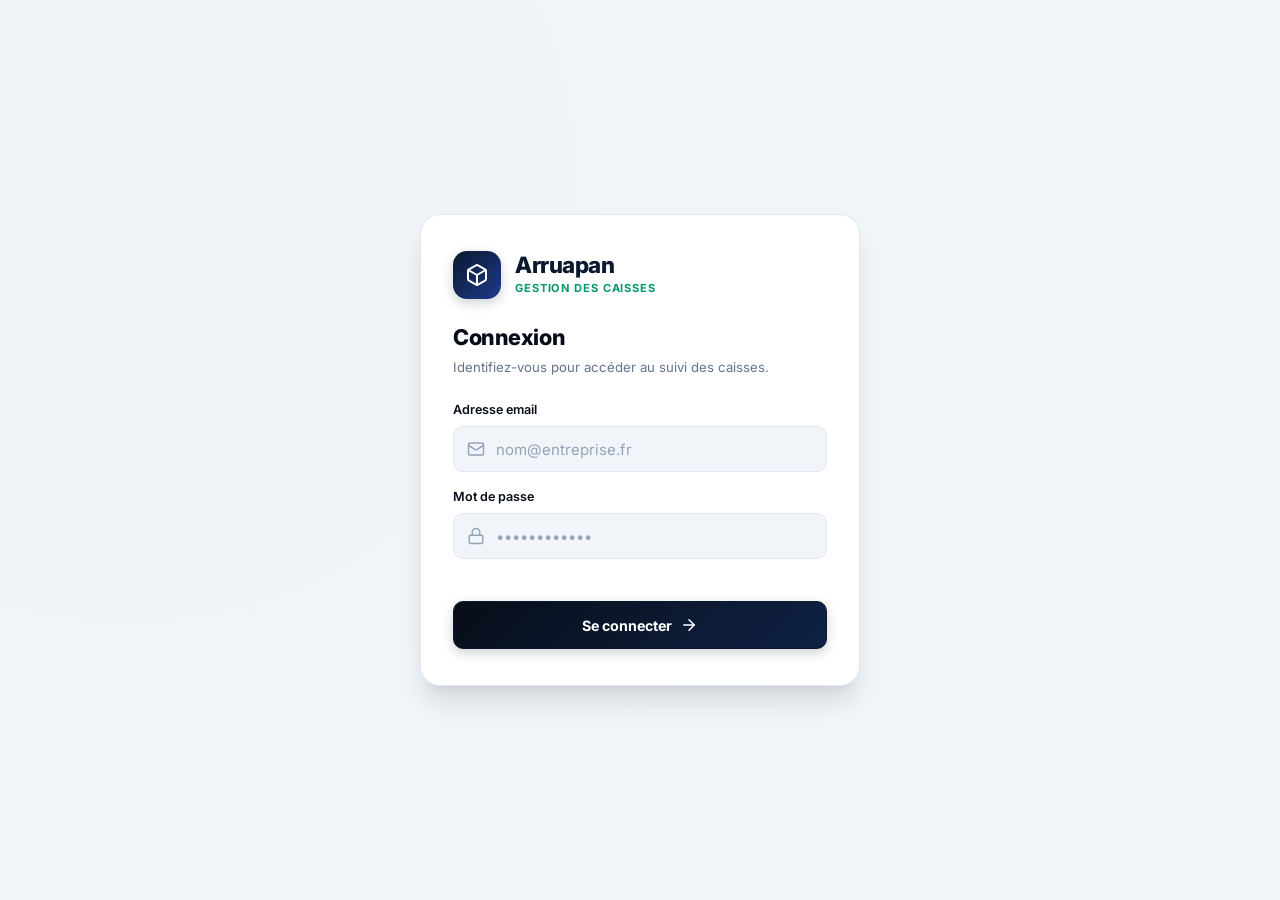
<file: index.html>
<!doctype html>
<html lang="fr" data-theme="light">
<head>
  <meta charset="utf-8">
  <meta name="viewport" content="width=device-width, initial-scale=1, viewport-fit=cover">
  <meta name="color-scheme" content="light">
  <meta name="theme-color" content="#0a192f">
  <meta name="apple-mobile-web-app-capable" content="yes">
  <meta name="apple-mobile-web-app-status-bar-style" content="black-translucent">
  <meta name="apple-mobile-web-app-title" content="Arruapan Caisses">
  <title>Arruapan — Gestion des caisses à pain</title>
  <link rel="preconnect" href="https://fonts.googleapis.com">
  <link rel="preconnect" href="https://fonts.gstatic.com" crossorigin>
  <link href="https://fonts.googleapis.com/css2?family=Inter:wght@400;500;600;700;800&display=swap" rel="stylesheet">
  <link rel="stylesheet" href="style.css">
</head>
<body>

  <!-- ======================================================================
       1. LOGIN SCREEN
       ====================================================================== -->
  <div id="loginScreen" class="auth-wrapper hide">
    <div class="auth-card">
      <div class="auth-brand">
        <div class="brand-icon-box">
          <svg width="24" height="24" viewBox="0 0 24 24" fill="none" stroke="currentColor" stroke-width="2" stroke-linecap="round" stroke-linejoin="round">
            <path d="M21 8a2 2 0 0 0-1-1.73l-7-4a2 2 0 0 0-2 0l-7 4A2 2 0 0 0 3 8v8a2 2 0 0 0 1 1.73l7 4a2 2 0 0 0 2 0l7-4A2 2 0 0 0 21 16Z"></path>
            <path d="m3.3 7 8.7 5 8.7-5"></path>
            <path d="M12 22V12"></path>
          </svg>
        </div>
        <div class="brand-text">
          <span class="brand-title">Arruapan</span>
          <span class="brand-subtitle">Gestion des caisses</span>
        </div>
      </div>

      <h1 class="auth-title">Connexion</h1>
      <p class="auth-desc">Identifiez-vous pour accéder au suivi des caisses.</p>

      <form id="loginForm" onsubmit="return false;" class="auth-form">
        <div class="form-group">
          <label for="email">Adresse email</label>
          <div class="input-with-icon">
            <svg class="input-icon" width="18" height="18" viewBox="0 0 24 24" fill="none" stroke="currentColor" stroke-width="2" stroke-linecap="round" stroke-linejoin="round">
              <rect width="20" height="16" x="2" y="4" rx="2"></rect>
              <path d="m22 7-8.97 5.7a1.94 1.94 0 0 1-2.06 0L2 7"></path>
            </svg>
            <input id="email" type="email" autocapitalize="none" autocomplete="username" placeholder="nom@entreprise.fr">
          </div>
        </div>

        <div class="form-group">
          <label for="pw">Mot de passe</label>
          <div class="input-with-icon">
            <svg class="input-icon" width="18" height="18" viewBox="0 0 24 24" fill="none" stroke="currentColor" stroke-width="2" stroke-linecap="round" stroke-linejoin="round">
              <rect width="18" height="11" x="3" y="11" rx="2" ry="2"></rect>
              <path d="M7 11V7a5 5 0 0 1 10 0v4"></path>
            </svg>
            <input id="pw" type="password" autocomplete="current-password" placeholder="••••••••••••">
          </div>
        </div>

        <div class="form-err" id="lerr"></div>

        <button id="loginBtn" type="submit" class="btn-primary auth-submit-btn">
          <span>Se connecter</span>
          <svg width="18" height="18" viewBox="0 0 24 24" fill="none" stroke="currentColor" stroke-width="2" stroke-linecap="round" stroke-linejoin="round">
            <line x1="5" y1="12" x2="19" y2="12"></line>
            <polyline points="12 5 19 12 12 19"></polyline>
          </svg>
        </button>

      </form>
    </div>
  </div>

  <!-- ======================================================================
       2. PENDING ACTIVATION SCREEN
       ====================================================================== -->
  <div id="pendingScreen" class="auth-wrapper hide">
    <div class="auth-card">
      <div class="empty-icon-box" style="background-color: var(--amber-50); color: var(--amber-600); width: 64px; height: 64px;">
        <svg width="32" height="32" viewBox="0 0 24 24" fill="none" stroke="currentColor" stroke-width="2" stroke-linecap="round" stroke-linejoin="round">
          <circle cx="12" cy="12" r="10"></circle>
          <line x1="12" y1="8" x2="12" y2="12"></line>
          <line x1="12" y1="16" x2="12.01" y2="16"></line>
        </svg>
      </div>

      <h1 class="auth-title" style="margin-top: 14px;">Compte en attente d'activation</h1>
      <p class="auth-desc">Votre compte a été créé avec succès dans le système.</p>

      <div class="pending-badge-box">
        <h4>Validation par le Responsable requise</h4>
        <p>Pour des raisons de sécurité logistique, un responsable d’exploitation doit approuver votre compte avant que vous puissiez accéder au suivi des caisses.</p>
      </div>

      <div style="display: flex; flex-direction: column; gap: 10px; margin-top: 20px;">
        <button id="pendRefresh" class="btn-primary" style="width: 100%;">
          <svg width="18" height="18" viewBox="0 0 24 24" fill="none" stroke="currentColor" stroke-width="2" stroke-linecap="round" stroke-linejoin="round">
            <path d="M21 12a9 9 0 0 0-9-9 9.75 9.75 0 0 0-6.74 2.74L3 8"></path>
            <path d="M3 3v5h5"></path>
            <path d="M3 12a9 9 0 0 0 9 9 9.75 9.75 0 0 0 6.74-2.74L21 16"></path>
            <path d="M16 16h5v5"></path>
          </svg>
          <span>Actualiser mon statut</span>
        </button>
        <button id="pendLogout" class="btn-secondary" style="width: 100%;">Se déconnecter</button>
      </div>
    </div>
  </div>

  <!-- ======================================================================
       3. MAIN APPLICATION SHELL
       ====================================================================== -->
  <div id="appShell" class="app-layout hide">
    
    <!-- Sidebar Navigation (Desktop) -->
    <aside class="app-sidebar" id="appSidebar">
      <div class="sidebar-header">
        <div class="brand-icon-box" style="width: 36px; height: 36px;">
          <svg width="20" height="20" viewBox="0 0 24 24" fill="none" stroke="currentColor" stroke-width="2" stroke-linecap="round" stroke-linejoin="round">
            <path d="M21 8a2 2 0 0 0-1-1.73l-7-4a2 2 0 0 0-2 0l-7 4A2 2 0 0 0 3 8v8a2 2 0 0 0 1 1.73l7 4a2 2 0 0 0 2 0l7-4A2 2 0 0 0 21 16Z"></path>
            <path d="m3.3 7 8.7 5 8.7-5"></path>
            <path d="M12 22V12"></path>
          </svg>
        </div>
        <div>
          <div class="brand-title" style="font-size: 1.25rem;">Arruapan</div>
          <div class="brand-subtitle" style="font-size: 0.68rem;">Gestion des caisses</div>
        </div>
      </div>

      <div class="sidebar-role-badge">
        <div>
          <small>Rôle actuel</small>
          <div style="margin-top: 2px;"><span class="badge" id="sidebarRoleBadge">Responsable</span></div>
        </div>
      </div>

      <nav class="sidebar-nav">
        <div class="nav-section-title">Navigation principale</div>

        <!-- Dashboard Link -->
        <button class="nav-item active" data-view="dashboard" id="navDashboard">
          <svg viewBox="0 0 24 24" fill="none" stroke="currentColor" stroke-width="2" stroke-linecap="round" stroke-linejoin="round">
            <rect width="7" height="9" x="3" y="3" rx="1"></rect>
            <rect width="7" height="5" x="14" y="3" rx="1"></rect>
            <rect width="7" height="9" x="14" y="12" rx="1"></rect>
            <rect width="7" height="5" x="3" y="16" rx="1"></rect>
          </svg>
          <span id="navDashboardText">Tableau de bord</span>
        </button>

        <!-- Stores / Supermarchés Link -->
        <button class="nav-item admin-only hide" data-view="stores" id="navStores">
          <svg viewBox="0 0 24 24" fill="none" stroke="currentColor" stroke-width="2" stroke-linecap="round" stroke-linejoin="round">
            <path d="m2 7 4.41-4.41A2 2 0 0 1 7.83 2h8.34a2 2 0 0 1 1.42.59L22 7"></path>
            <path d="M4 12v8a2 2 0 0 0 2 2h12a2 2 0 0 0 2-2v-8"></path>
            <path d="M15 22v-4a2 2 0 0 0-2-2h-2a2 2 0 0 0-2 2v4"></path>
            <path d="M2 7h20"></path>
          </svg>
          <span>Établissements</span>
          <span class="count-pill" id="navStoresCount">0</span>
        </button>

        <!-- Movements Traceability Link -->
        <button class="nav-item admin-only hide" data-view="movements" id="navMovements">
          <svg viewBox="0 0 24 24" fill="none" stroke="currentColor" stroke-width="2" stroke-linecap="round" stroke-linejoin="round">
            <polyline points="17 1 21 5 17 9"></polyline>
            <path d="M3 11V9a4 4 0 0 1 4-4h14"></path>
            <polyline points="7 23 3 19 7 15"></polyline>
            <path d="M21 13v2a4 4 0 0 1-4 4H3"></path>
          </svg>
          <span id="navMovementsText">Mouvements</span>
        </button>

        <!-- Admin Only: Warehouse (Entrepôt) -->
        <div class="admin-only hide">
          <div class="nav-section-title" style="margin-top: 12px;">Administration</div>

          <button class="nav-item" data-view="warehouse" id="navWarehouse">
            <svg viewBox="0 0 24 24" fill="none" stroke="currentColor" stroke-width="2" stroke-linecap="round" stroke-linejoin="round">
              <path d="M22 8.35V20a2 2 0 0 1-2 2H4a2 2 0 0 1-2-2V8.35A2 2 0 0 1 3.26 6.5l8-3.2a2 2 0 0 1 1.48 0l8 3.2A2 2 0 0 1 22 8.35Z"></path>
              <path d="M6 18h12"></path>
              <path d="M6 14h12"></path>
            </svg>
            <span>Gestion de l'entrepôt</span>
          </button>

          <!-- Admin Only: Team -->
          <button class="nav-item" data-view="team" id="navTeam">
            <svg viewBox="0 0 24 24" fill="none" stroke="currentColor" stroke-width="2" stroke-linecap="round" stroke-linejoin="round">
              <path d="M16 21v-2a4 4 0 0 0-4-4H6a4 4 0 0 0-4 4v2"></path>
              <circle cx="9" cy="7" r="4"></circle>
              <path d="M22 21v-2a4 4 0 0 0-3-3.87"></path>
              <path d="M16 3.13a4 4 0 0 1 0 7.75"></path>
            </svg>
            <span>Gestion de l'équipe</span>
            <span class="count-pill hide" id="navPendingCount" style="background-color: var(--amber-600);">0</span>
          </button>
        </div>
      </nav>

      <div class="sidebar-footer">
        <div class="user-avatar" id="sidebarAvatar">A</div>
        <div class="user-meta">
          <div class="user-name" id="sidebarUserName">Utilisateur</div>
          <div class="user-role-label" id="sidebarUserRole">Responsable</div>
        </div>
        <button id="sidebarLogoutBtn" class="btn-ghost btn-icon" title="Déconnexion" style="color: rgba(255,255,255,0.7);">
          <svg width="18" height="18" viewBox="0 0 24 24" fill="none" stroke="currentColor" stroke-width="2" stroke-linecap="round" stroke-linejoin="round">
            <path d="M9 21H5a2 2 0 0 1-2-2V5a2 2 0 0 1 2-2h4"></path>
            <polyline points="16 17 21 12 16 7"></polyline>
            <line x1="21" y1="12" x2="9" y2="12"></line>
          </svg>
        </button>
      </div>
    </aside>

    <!-- Interactive Backdrop for Mobile Sidebar Drawer -->
    <div id="sidebarBackdrop" class="sidebar-backdrop hide"></div>

    <!-- Main Content Body -->
    <div class="app-main">
      
      <!-- Topbar Header -->
      <header class="app-topbar">
        <div class="topbar-left">
          <button class="mobile-menu-btn" id="mobileMenuBtn" aria-label="Menu">
            <svg width="22" height="22" viewBox="0 0 24 24" fill="none" stroke="currentColor" stroke-width="2" stroke-linecap="round" stroke-linejoin="round">
              <line x1="3" y1="12" x2="21" y2="12"></line>
              <line x1="3" y1="6" x2="21" y2="6"></line>
              <line x1="3" y1="18" x2="21" y2="18"></line>
            </svg>
          </button>
          <div class="topbar-title" id="pageTitle">Tableau de bord</div>
        </div>

        <div class="topbar-right">
          <button class="btn-primary btn-sm" id="btnAddStoreTop">
            <svg width="16" height="16" viewBox="0 0 24 24" fill="none" stroke="currentColor" stroke-width="2" stroke-linecap="round" stroke-linejoin="round">
              <line x1="12" y1="5" x2="12" y2="19"></line>
              <line x1="5" y1="12" x2="19" y2="12"></line>
            </svg>
            <span>Ajouter magasin</span>
          </button>
        </div>
      </header>

      <!-- Page Views Container -->
      <main class="page-container">

        <!-- ==================================================================
             VIEW 1: DASHBOARD (RESPONSABLE & TRAVAILLEUR)
             ================================================================== -->
        <section id="view-dashboard" class="page-view">
          
          <!-- Banner for Pending Sync ops if any -->
          <div id="offlineNoticeBanner" class="pending-badge-box hide" style="margin-bottom: 20px;">
            <div style="display: flex; align-items: center; justify-content: space-between;">
              <div>
                <h4 style="margin: 0; color: var(--amber-700);">Mode hors-ligne actif</h4>
                <p style="margin: 0; color: #92400e;" id="offlineBannerCount">Vous avez 0 modification(s) en attente d'envoi.</p>
              </div>
              <button class="btn-secondary btn-sm" id="btnForceSync">Envoyer maintenant</button>
            </div>
          </div>

          <!-- Key Metrics Grid -->

          <div class="stats-grid">
            
            <!-- Outside Crates (Dehors chez les magasins) -->
            <div class="stat-card featured">
              <div class="stat-card-header">
                <span class="stat-label">En circulation</span>
                <div class="stat-icon-wrap white">
                  <svg width="20" height="20" viewBox="0 0 24 24" fill="none" stroke="currentColor" stroke-width="2" stroke-linecap="round" stroke-linejoin="round">
                    <path d="m2 7 4.41-4.41A2 2 0 0 1 7.83 2h8.34a2 2 0 0 1 1.42.59L22 7"></path>
                    <path d="M4 12v8a2 2 0 0 0 2 2h12a2 2 0 0 0 2-2v-8"></path>
                    <path d="M2 7h20"></path>
                  </svg>
                </div>
              </div>
              <div class="stat-value" id="dashCratesOutside">0</div>
              <div class="stat-sub" id="dashStoresCountText">Chez les magasins</div>
            </div>

            <!-- In Warehouse (Responsable only or informative) -->
            <div class="stat-card admin-only hide" id="dashWarehouseCard">
              <div class="stat-card-header">
                <span class="stat-label">Stock en entrepôt</span>
                <div class="stat-icon-wrap emerald">
                  <svg width="20" height="20" viewBox="0 0 24 24" fill="none" stroke="currentColor" stroke-width="2" stroke-linecap="round" stroke-linejoin="round">
                    <path d="M22 8.35V20a2 2 0 0 1-2 2H4a2 2 0 0 1-2-2V8.35A2 2 0 0 1 3.26 6.5l8-3.2a2 2 0 0 1 1.48 0l8 3.2A2 2 0 0 1 22 8.35Z"></path>
                    <path d="M6 18h12"></path>
                    <path d="M6 14h12"></path>
                  </svg>
                </div>
              </div>
              <div class="stat-value" id="dashCratesWarehouse">–</div>
              <div class="stat-sub">Disponible au dépôt</div>
            </div>

            <!-- Total Owned Park (Responsable only) -->
            <div class="stat-card admin-only hide" id="dashTotalCard">
              <div class="stat-card-header">
                <span class="stat-label">Parc total</span>
                <div class="stat-icon-wrap indigo">
                  <svg width="20" height="20" viewBox="0 0 24 24" fill="none" stroke="currentColor" stroke-width="2" stroke-linecap="round" stroke-linejoin="round">
                    <rect width="20" height="14" x="2" y="5" rx="2"></rect>
                    <line x1="2" y1="10" x2="22" y2="10"></line>
                  </svg>
                </div>
              </div>
              <div class="stat-value" id="dashCratesTotal">–</div>
              <div class="stat-sub">Entrepôt + Dehors</div>
            </div>

            <!-- Active Establishments -->
            <div class="stat-card">
              <div class="stat-card-header">
                <span class="stat-label">Magasins actifs</span>
                <div class="stat-icon-wrap navy">
                  <svg width="20" height="20" viewBox="0 0 24 24" fill="none" stroke="currentColor" stroke-width="2" stroke-linecap="round" stroke-linejoin="round">
                    <path d="M16 21v-2a4 4 0 0 0-4-4H6a4 4 0 0 0-4 4v2"></path>
                    <circle cx="9" cy="7" r="4"></circle>
                  </svg>
                </div>
              </div>
              <div class="stat-value" id="dashStoresActive">0</div>
              <div class="stat-sub" id="dashStoresHoldingSub">Partenaires enregistrés</div>
            </div>

          </div>

          <!-- Worker: store list (the only page a worker needs) -->
          <div class="card worker-only hide" id="workerStoresCard">
            <div class="card-header">
              <div class="card-title"><span>Mes établissements</span></div>
              <div style="display:flex; align-items:center; gap:8px;">
                <span class="count-pill" id="workerStoresCount">0</span>
                <button type="button" class="btn-primary btn-sm" id="btnWorkerAddStore" aria-label="Ajouter un magasin">+ Ajouter</button>
              </div>
            </div>
            <div class="card-body">
              <div class="search-input-wrap" style="margin-bottom: 14px;">
                <svg width="18" height="18" viewBox="0 0 24 24" fill="none" stroke="currentColor" stroke-width="2" stroke-linecap="round" stroke-linejoin="round">
                  <circle cx="11" cy="11" r="8"></circle>
                  <line x1="21" y1="21" x2="16.65" y2="16.65"></line>
                </svg>
                <input id="workerSearchInput" type="search" placeholder="Rechercher un établissement…" autocomplete="off">
              </div>
              <div id="workerStoresList" class="worker-store-list"></div>
            </div>
          </div>

          <!-- Section: Alert / High Retention Establishments -->
          <div class="card admin-only" id="dashRetentionAlertCard">
            <div class="card-header">
              <div class="card-title">
                <svg width="18" height="18" viewBox="0 0 24 24" fill="none" stroke="currentColor" stroke-width="2" stroke-linecap="round" stroke-linejoin="round" style="color: var(--amber-600);">
                  <path d="m21.73 18-8-14a2 2 0 0 0-3.48 0l-8 14A2 2 0 0 0 4 21h16a2 2 0 0 0 1.73-3Z"></path>
                  <line x1="12" y1="9" x2="12" y2="13"></line>
                  <line x1="12" y1="17" x2="12.01" y2="17"></line>
                </svg>
                <span>Établissements avec caisses à récupérer en priorité</span>
              </div>
              <button class="btn-ghost btn-sm" id="btnSeeAllStores">Voir tous les magasins →</button>
            </div>
            <div class="table-responsive desktop-only-table">
              <table id="dashHighRetentionTable">
                <thead>
                  <tr>
                    <th>Établissement</th>
                    <th>Caisses détenues</th>
                  </tr>
                </thead>
                <tbody id="dashHighRetentionList">
                  <!-- Populated by JS -->
                </tbody>
              </table>
            </div>
            <!-- Mobile touch cards -->
            <div id="dashHighRetentionMobileList" class="mobile-only-cards" style="padding: 12px;"></div>
          </div>

          <!-- Section: Recent Activity / Live Movements Feed -->
          <div class="card admin-only" id="dashRecentCard">
            <div class="card-header">
              <div class="card-title">
                <svg width="18" height="18" viewBox="0 0 24 24" fill="none" stroke="currentColor" stroke-width="2" stroke-linecap="round" stroke-linejoin="round" style="color: var(--emerald-600);">
                  <circle cx="12" cy="12" r="10"></circle>
                  <polyline points="12 6 12 12 16 14"></polyline>
                </svg>
                <span>Derniers mouvements enregistrés</span>
              </div>
              <button class="btn-ghost btn-sm" id="btnSeeAllMovements">Voir l'historique complet →</button>
            </div>
            <div class="card-body" style="padding-top: 10px;">
              <div id="dashRecentFeed" class="activity-timeline">
                <!-- Populated by JS -->
              </div>
            </div>
          </div>

        </section>

        <!-- ==================================================================
             VIEW 2: STORES / ÉTABLISSEMENTS
             ================================================================== -->
        <section id="view-stores" class="page-view hide">
          
          <div class="filter-bar">
            <!-- Search bar -->
            <div class="search-input-wrap">
              <svg width="18" height="18" viewBox="0 0 24 24" fill="none" stroke="currentColor" stroke-width="2" stroke-linecap="round" stroke-linejoin="round">
                <circle cx="11" cy="11" r="8"></circle>
                <line x1="21" y1="21" x2="16.65" y2="16.65"></line>
              </svg>
              <input id="storeSearchInput" type="search" placeholder="Rechercher un établissement…" autocomplete="off">
            </div>

            <!-- Filter chips -->
            <div class="filter-chips">
              <button class="filter-chip active" data-filter="all">Tous (<span id="chipCountAll">0</span>)</button>
              <button class="filter-chip" data-filter="outside">Avec caisses (<span id="chipCountOutside">0</span>)</button>
              <button class="filter-chip" data-filter="high">Rétention > 20 (<span id="chipCountHigh">0</span>)</button>
              <button class="filter-chip" data-filter="zero">À jour / 0 (<span id="chipCountZero">0</span>)</button>
            </div>

            <!-- Sort Select -->
            <div style="min-width: 170px;">
              <select id="storeSortSelect">
                <option value="balance-desc">Caisses : Plus élevé</option>
                <option value="balance-asc">Caisses : Moins élevé</option>
                <option value="name-asc">Nom (A - Z)</option>
                <option value="name-desc">Nom (Z - A)</option>
              </select>
            </div>

            <!-- Add store (admin only) -->
            <button class="btn-primary admin-only hide" id="btnAddStoreMain">
              <svg width="16" height="16" viewBox="0 0 24 24" fill="none" stroke="currentColor" stroke-width="2" stroke-linecap="round" stroke-linejoin="round">
                <line x1="12" y1="5" x2="12" y2="19"></line>
                <line x1="5" y1="12" x2="19" y2="12"></line>
              </svg>
              <span>Ajouter un établissement</span>
            </button>
          </div>

          <!-- Stores Table Card (Desktop) & Touch Cards (Mobile) -->
          <div class="card" id="storesCard">
            <div class="table-responsive desktop-only-table">
              <table id="storesTable">
                <thead>
                  <tr>
                    <th>Établissement</th>
                    <th>Caisses détenues</th>
                    <th>Date d'ajout</th>
                  </tr>
                </thead>
                <tbody id="storesTableBody">
                  <!-- Populated by JS -->
                </tbody>
              </table>
            </div>
            <!-- Mobile Touch Cards Feed -->
            <div id="storesMobileList" class="mobile-only-cards" style="padding: 12px;"></div>
          </div>

        </section>

        <!-- ==================================================================
             VIEW 3: WAREHOUSE / ENTREPÔT (RESPONSABLE ONLY)
             ================================================================== -->
        <section id="view-warehouse" class="page-view hide">
          
          <div class="stats-grid">
            <div class="stat-card featured">
              <span class="stat-label">Stock entrepôt</span>
              <div class="stat-value" id="whCurrentStock">0</div>
              <div class="stat-sub">Physique au dépôt</div>
            </div>

            <div class="stat-card">
              <span class="stat-label">En circulation</span>
              <div class="stat-value" id="whOutsideStock">0</div>
              <div class="stat-sub">Chez les magasins</div>
            </div>

            <div class="stat-card">
              <span class="stat-label">Parc total</span>
              <div class="stat-value" id="whTotalPark">0</div>
              <div class="stat-sub">Entrepôt + Dehors</div>
            </div>
          </div>

          <div class="warehouse-grid">
            
            <!-- Warehouse Operation Form -->
            <div class="card">
              <div class="card-header">
                <div class="card-title">
                  <svg width="18" height="18" viewBox="0 0 24 24" fill="none" stroke="currentColor" stroke-width="2" stroke-linecap="round" stroke-linejoin="round" style="color: var(--navy-800);">
                    <polyline points="17 1 21 5 17 9"></polyline>
                    <path d="M3 11V9a4 4 0 0 1 4-4h14"></path>
                    <polyline points="7 23 3 19 7 15"></polyline>
                    <path d="M21 13v2a4 4 0 0 1-4 4H3"></path>
                  </svg>
                  <span>Enregistrer un mouvement d'entrepôt</span>
                </div>
              </div>
              <div class="card-body">
                <div class="segmented-control">
                  <button type="button" class="segmented-btn active delivery" id="whBtnIn">Reçu du camion (+)</button>
                  <button type="button" class="segmented-btn" id="whBtnOut">Remis au camion (−)</button>
                  <button type="button" class="segmented-btn" id="whBtnFix">Correction</button>
                </div>

                <div class="form-group">
                  <label for="whCountInput" id="whCountLabel">Nombre de caisses reçues</label>
                  <input id="whCountInput" type="number" min="1" placeholder="Ex: 50" inputmode="numeric">
                </div>

                <div class="form-err" id="whFormErr"></div>

                <button class="btn-primary" id="btnSaveWhOp" style="width: 100%; margin-top: 8px;">
                  Valider le mouvement d'entrepôt
                </button>

                <p style="font-size: 0.82rem; margin-top: 14px; color: var(--text-muted); line-height: 1.4;">
                  <em>Rappel logistique :</em> Les caisses « Livrées » aux supermarchés sortent automatiquement de l'entrepôt, et celles « Reprises » y rentrent automatiquement.
                </p>
              </div>
            </div>

          </div>

        </section>

        <!-- ==================================================================
             VIEW 4: MOVEMENTS & TRACEABILITY
             ================================================================== -->
        <section id="view-movements" class="page-view hide">
          
          <div class="filter-bar">
            <!-- Filter by movement type -->
            <div style="min-width: 180px;">
              <select id="movementTypeFilter">
                <option value="all">Tous les types de mouvements</option>
                <option value="delivery">Livraisons seulement (+)</option>
                <option value="return">Reprises seulement (−)</option>
                <option value="correction">Corrections d'inventaire</option>
              </select>
            </div>

            <!-- Filter by store -->
            <div style="flex: 1; min-width: 220px;">
              <select id="movementStoreFilter">
                <option value="all">Tous les établissements</option>
                <!-- Populated dynamically -->
              </select>
            </div>

            <!-- Export CSV -->
            <button class="btn-secondary" id="btnExportMovementsCSV">
              <svg width="16" height="16" viewBox="0 0 24 24" fill="none" stroke="currentColor" stroke-width="2" stroke-linecap="round" stroke-linejoin="round">
                <path d="M21 15v4a2 2 0 0 1-2 2H5a2 2 0 0 1-2-2v-4"></path>
                <polyline points="7 10 12 15 17 10"></polyline>
                <line x1="12" y1="15" x2="12" y2="3"></line>
              </svg>
              <span>Exporter CSV</span>
            </button>
          </div>

          <div class="card">
            <div class="table-responsive desktop-only-table">
              <table id="movementsTable">
                <thead>
                  <tr>
                    <th>Date & Heure</th>
                    <th>Établissement</th>
                    <th>Type d'opération</th>
                    <th>Quantité</th>
                    <th>Enregistré par</th>
                  </tr>
                </thead>
                <tbody id="movementsTableBody">
                  <!-- Populated by JS -->
                </tbody>
              </table>
            </div>
            <!-- Mobile Movements Feed -->
            <div id="movementsMobileList" class="mobile-only-cards" style="padding: 12px;"></div>
          </div>

        </section>

        <!-- ==================================================================
             VIEW 6: TEAM MANAGEMENT (RESPONSABLE ONLY)
             ================================================================== -->
        <section id="view-team" class="page-view hide">
          
          <!-- Pending users queue -->
          <div class="card" id="teamPendingCard">
            <div class="card-header" style="background-color: var(--amber-50);">
              <div class="card-title" style="color: var(--amber-800);">
                <svg width="18" height="18" viewBox="0 0 24 24" fill="none" stroke="currentColor" stroke-width="2" stroke-linecap="round" stroke-linejoin="round">
                  <circle cx="12" cy="12" r="10"></circle>
                  <line x1="12" y1="8" x2="12" y2="12"></line>
                  <line x1="12" y1="16" x2="12.01" y2="16"></line>
                </svg>
                <span>Comptes en attente de validation (<span id="teamPendingCountBadge">0</span>)</span>
              </div>
            </div>
            <div class="card-body" id="teamPendingList">
              <!-- Populated by JS -->
            </div>
          </div>

          <!-- Active members list -->
          <div class="card">
            <div class="card-header">
              <div class="card-title">
                <svg width="18" height="18" viewBox="0 0 24 24" fill="none" stroke="currentColor" stroke-width="2" stroke-linecap="round" stroke-linejoin="round">
                  <path d="M16 21v-2a4 4 0 0 0-4-4H6a4 4 0 0 0-4 4v2"></path>
                  <circle cx="9" cy="7" r="4"></circle>
                </svg>
                <span>Membres actifs de l'équipe</span>
              </div>
            </div>
            <div class="card-body" id="teamActiveList">
              <!-- Populated by JS -->
            </div>
          </div>

        </section>

      </main>

    </div>

    <!-- Mobile Bottom Navigation -->
    <nav class="mobile-bottom-nav admin-only hide">
      <button class="bottom-nav-item active" data-view="dashboard">
        <svg viewBox="0 0 24 24" fill="none" stroke="currentColor" stroke-width="2" stroke-linecap="round" stroke-linejoin="round">
          <rect width="7" height="9" x="3" y="3" rx="1"></rect>
          <rect width="7" height="5" x="14" y="3" rx="1"></rect>
          <rect width="7" height="9" x="14" y="12" rx="1"></rect>
          <rect width="7" height="5" x="3" y="16" rx="1"></rect>
        </svg>
        <span>Accueil</span>
      </button>

      <button class="bottom-nav-item" data-view="stores">
        <svg viewBox="0 0 24 24" fill="none" stroke="currentColor" stroke-width="2" stroke-linecap="round" stroke-linejoin="round">
          <path d="m2 7 4.41-4.41A2 2 0 0 1 7.83 2h8.34a2 2 0 0 1 1.42.59L22 7"></path>
          <path d="M4 12v8a2 2 0 0 0 2 2h12a2 2 0 0 0 2-2v-8"></path>
        </svg>
        <span>Magasins</span>
      </button>

      <button class="bottom-nav-item" data-view="movements">
        <svg viewBox="0 0 24 24" fill="none" stroke="currentColor" stroke-width="2" stroke-linecap="round" stroke-linejoin="round">
          <polyline points="17 1 21 5 17 9"></polyline>
          <path d="M3 11V9a4 4 0 0 1 4-4h14"></path>
          <polyline points="7 23 3 19 7 15"></polyline>
          <path d="M21 13v2a4 4 0 0 1-4 4H3"></path>
        </svg>
        <span>Mouvements</span>
      </button>

      <button class="bottom-nav-item admin-only hide" data-view="warehouse">
        <svg viewBox="0 0 24 24" fill="none" stroke="currentColor" stroke-width="2" stroke-linecap="round" stroke-linejoin="round">
          <path d="M22 8.35V20a2 2 0 0 1-2 2H4a2 2 0 0 1-2-2V8.35A2 2 0 0 1 3.26 6.5l8-3.2a2 2 0 0 1 1.48 0l8 3.2A2 2 0 0 1 22 8.35Z"></path>
          <path d="M6 18h12"></path>
        </svg>
        <span>Entrepôt</span>
      </button>
    </nav>

  </div>

  <!-- ======================================================================
       MODAL DIALOG / BOTTOM SHEET SYSTEM
       ====================================================================== -->
  <div id="modalBackdrop" class="modal-backdrop hide">
    <div id="modalSheet" class="modal-sheet">
      <div class="sheet-drag-handle"></div>
      <div class="modal-header">
        <h3 id="modalTitle">Titre de la fenêtre</h3>
        <button class="btn-ghost btn-icon" id="modalCloseBtn" aria-label="Fermer">
          <svg width="20" height="20" viewBox="0 0 24 24" fill="none" stroke="currentColor" stroke-width="2" stroke-linecap="round" stroke-linejoin="round">
            <line x1="18" y1="6" x2="6" y2="18"></line>
            <line x1="6" y1="6" x2="18" y2="18"></line>
          </svg>
        </button>
      </div>
      <div class="modal-body" id="modalBody">
        <!-- Injected dynamically -->
      </div>
    </div>
  </div>

  <!-- Toast Notifications Container -->
  <div id="toast-container"></div>

  <!-- Scripts -->
  <script src="config.js"></script>
  <script src="app.js"></script>
</body>
</html>
</file>
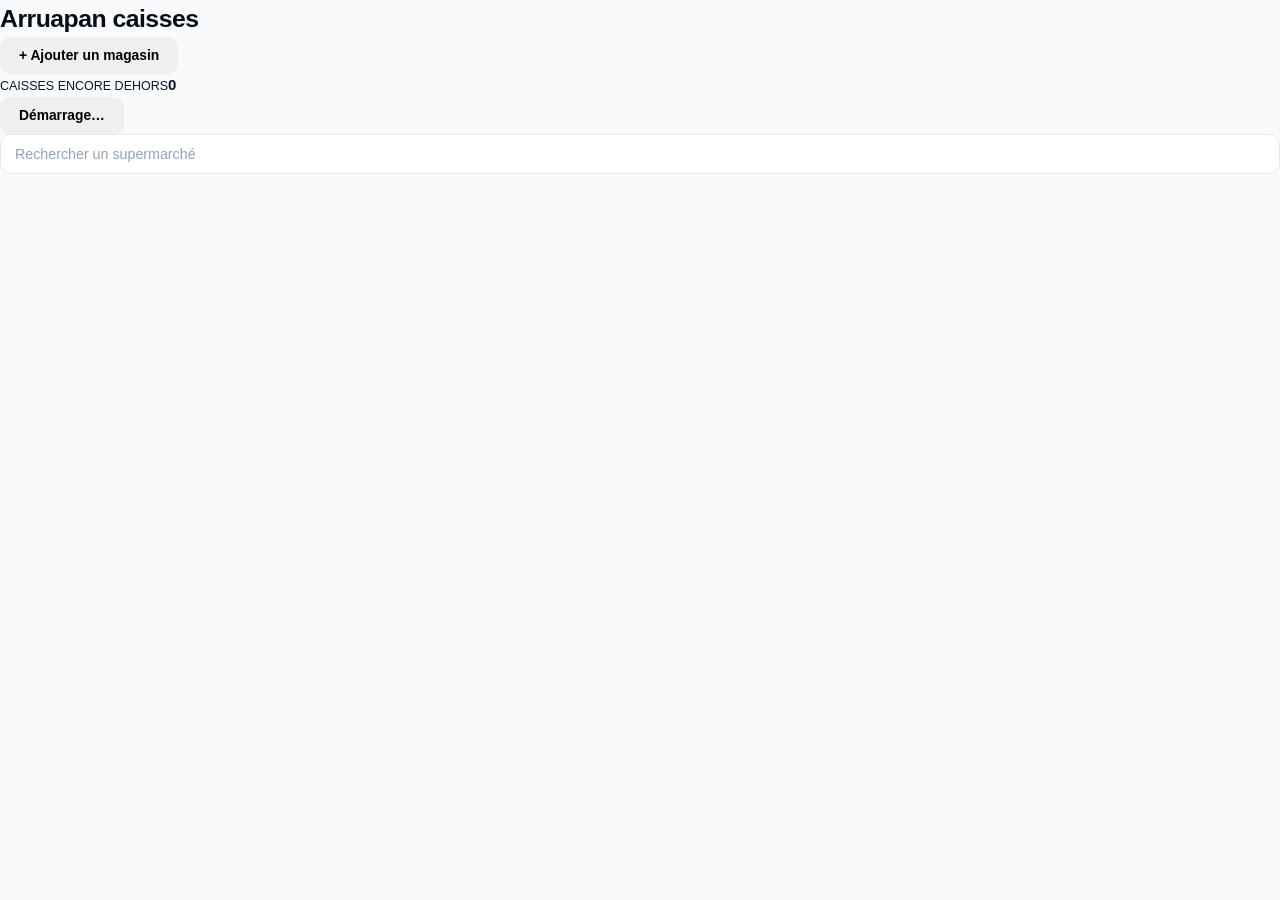
<file: index (3).html>
<!doctype html>
<html lang="fr">
<head>
<meta charset="utf-8">
<meta name="viewport" content="width=device-width, initial-scale=1, viewport-fit=cover">
<meta name="theme-color" content="#285847">
<meta name="apple-mobile-web-app-capable" content="yes">
<meta name="mobile-web-app-capable" content="yes">
<meta name="apple-mobile-web-app-title" content="Arruapan caisses">
<title>Arruapan caisses</title>
<link rel="stylesheet" href="style.css">
</head>
<body>
<div id="codeScreen" class="hide">
  <h1 style="margin-bottom:8px">Entrez votre code d’accès</h1>
  <p class="sum">Utilisez le même code sur tous vos téléphones.</p>
  <input id="code" autocapitalize="none" autocomplete="off" placeholder="Code d’accès" style="text-align:center;margin:16px 0 4px">
  <p class="err" id="cerr"></p>
  <button id="connect" style="width:100%">Se connecter</button>
</div>
<main id="main">
  <header><h1>Arruapan caisses</h1><button id="add">+ Ajouter un magasin</button></header>
  <div class="total"><small>CAISSES ENCORE DEHORS</small><b id="total">0</b><span id="across"></span></div>
  <button id="status" type="button">Démarrage…</button>
  <input id="q" type="search" placeholder="Rechercher un supermarché" autocomplete="off">
  <p class="sum" id="sum"></p>
  <div id="list"></div>
</main>
<div class="sheet hide" id="sheet"><div id="sbody"></div></div>
<script src="config.js"></script>
<script src="app.js"></script>
</body>
</html>
</file>
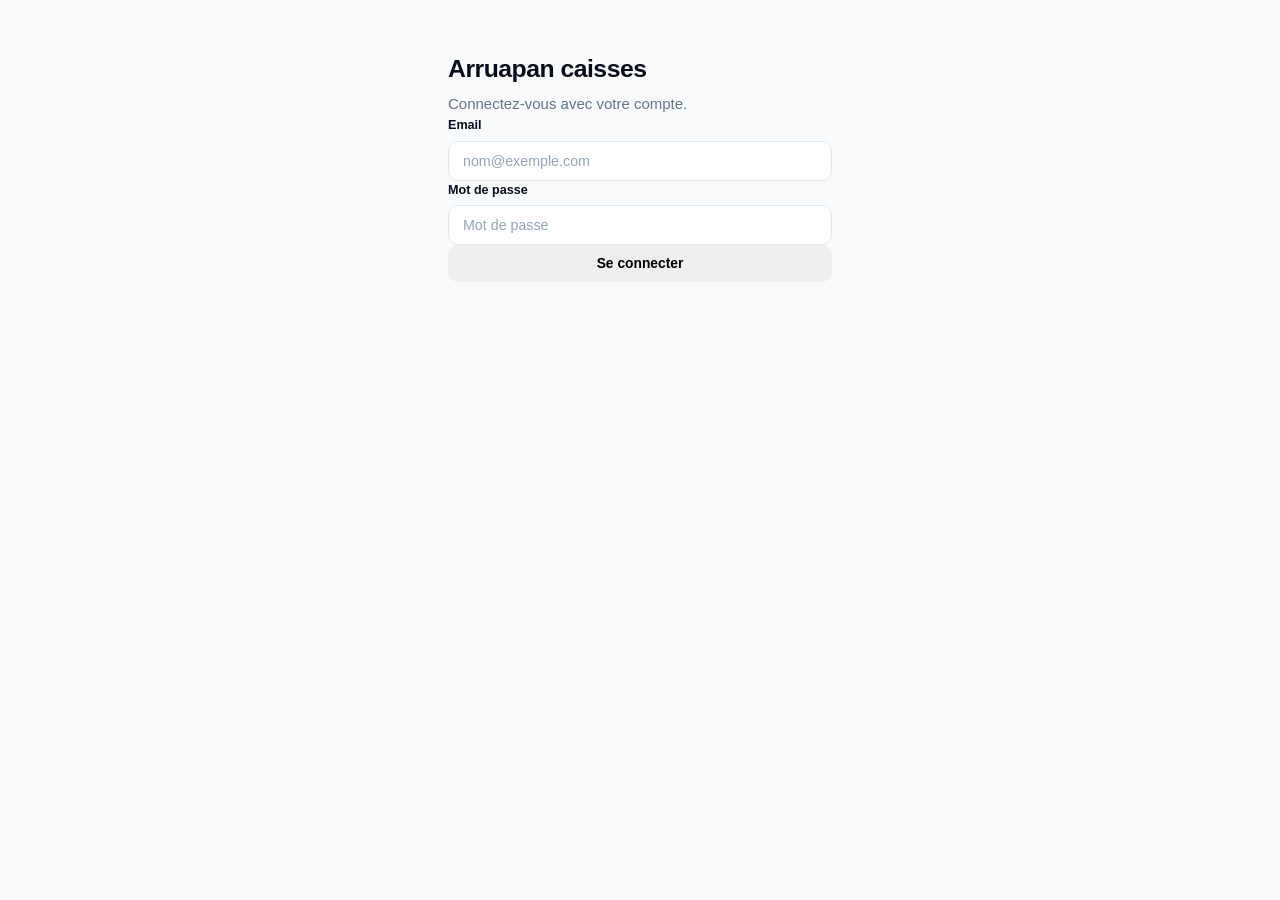
<file: index (4).html>
<!doctype html>
<html lang="fr">
<head>
<meta charset="utf-8">
<meta name="viewport" content="width=device-width, initial-scale=1, viewport-fit=cover">
<meta name="theme-color" content="#285847">
<meta name="apple-mobile-web-app-capable" content="yes">
<meta name="mobile-web-app-capable" content="yes">
<meta name="apple-mobile-web-app-title" content="Arruapan caisses">
<title>Arruapan caisses</title>
<link rel="stylesheet" href="style.css">
</head>
<body>
<div id="loginScreen" class="big hide" style="max-width:420px;margin:0 auto;padding:50px 18px">
  <h1 style="margin-bottom:6px">Arruapan caisses</h1>
  <p class="sum">Connectez-vous avec votre compte.</p>
  <label for="email">Email</label>
  <input id="email" type="email" autocapitalize="none" autocomplete="username" placeholder="nom@exemple.com">
  <label for="pw">Mot de passe</label>
  <input id="pw" type="password" autocomplete="current-password" placeholder="Mot de passe">
  <p class="err" id="lerr"></p>
  <button id="loginBtn" style="width:100%">Se connecter</button>
</div>
<div id="pendingScreen" class="big hide" style="max-width:420px;margin:0 auto;padding:50px 18px">
  <h1>Compte en attente</h1>
  <p class="sum">Votre compte n’est pas encore activé. Demandez au responsable de l’activer, puis appuyez sur « Actualiser ».</p>
  <div class="two" style="margin-top:18px"><button id="pendRefresh">Actualiser</button><button class="alt" id="pendLogout">Déconnexion</button></div>
</div>
<main id="main" class="hide">
  <header><h1>Arruapan caisses</h1><button id="add" class="hide">+ Ajouter un magasin</button></header>
  <div class="total"><small>CAISSES ENCORE DEHORS</small><b id="total">0</b><span id="across"></span></div>
  <div class="cards hide" id="adminCards">
    <div><small>EN ENTREPÔT</small><b id="wh">0</b></div>
    <div><small>TOTAL (ENTREPÔT + DEHORS)</small><b id="all">0</b></div>
  </div>
  <div class="bar hide" id="adminBar">
    <button class="alt" id="bWh">Entrepôt</button><button class="alt" id="bLog">Journal</button><button class="alt" id="bTeam">Équipe</button>
  </div>
  <button id="status" type="button">Démarrage…</button>
  <input id="q" type="search" placeholder="Rechercher un supermarché" autocomplete="off">
  <p class="sum" id="sum"></p>
  <div id="list"></div>
  <div class="foot"><span id="who"></span><br><button class="alt" id="logout">Déconnexion</button><p class="err" id="lomsg"></p></div>
</main>
<div class="sheet hide" id="sheet"><div id="sbody"></div></div>
<script src="config.js"></script>
<script src="app.js"></script>
</body>
</html>
</file>
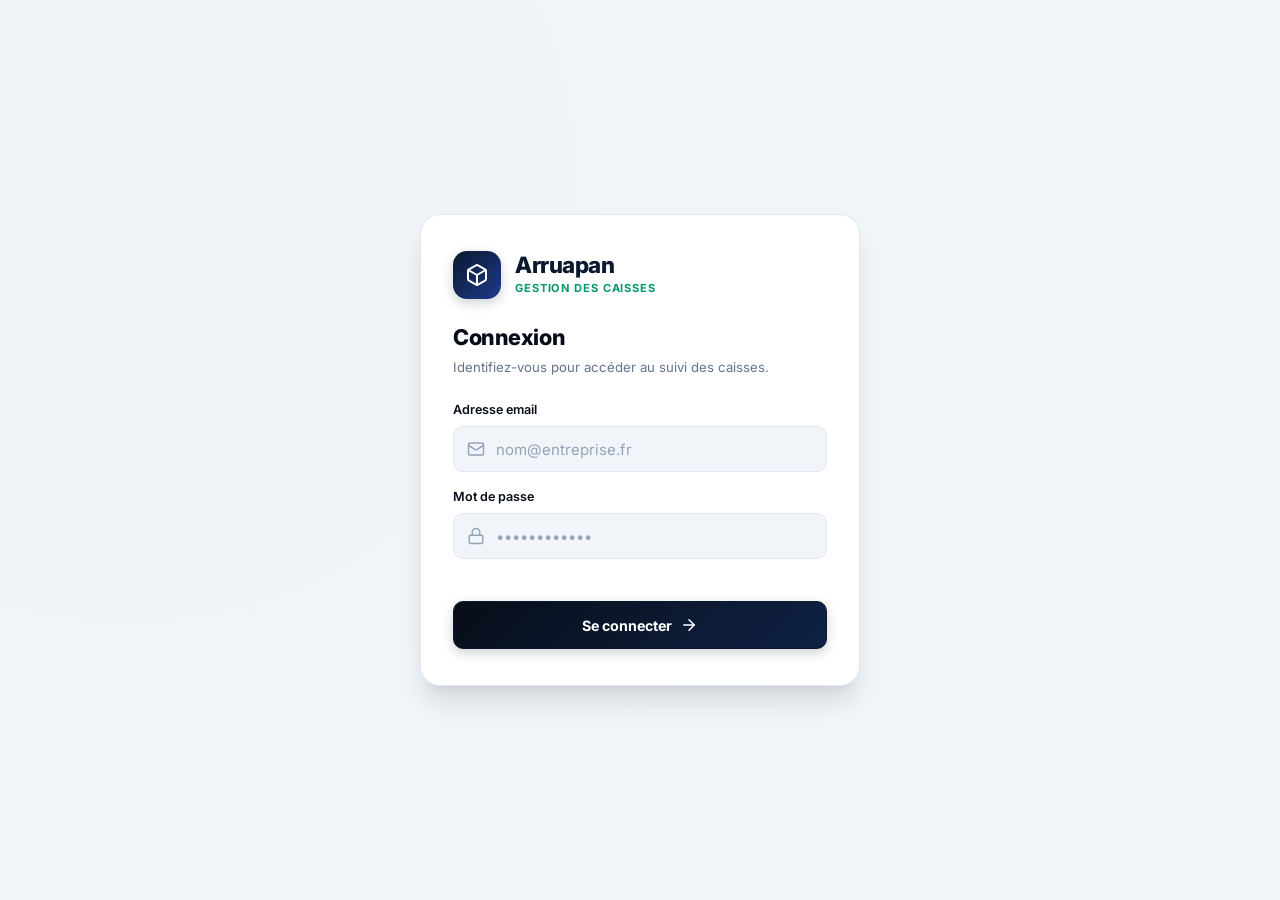
<file: index (5).html>
<!doctype html>
<html lang="fr" data-theme="light">
<head>
  <meta charset="utf-8">
  <meta name="viewport" content="width=device-width, initial-scale=1, viewport-fit=cover">
  <meta name="color-scheme" content="light">
  <meta name="theme-color" content="#0a192f">
  <meta name="apple-mobile-web-app-capable" content="yes">
  <meta name="apple-mobile-web-app-status-bar-style" content="black-translucent">
  <meta name="apple-mobile-web-app-title" content="Arruapan Caisses">
  <title>Arruapan — Gestion des caisses à pain</title>
  <link rel="preconnect" href="https://fonts.googleapis.com">
  <link rel="preconnect" href="https://fonts.gstatic.com" crossorigin>
  <link href="https://fonts.googleapis.com/css2?family=Inter:wght@400;500;600;700;800&display=swap" rel="stylesheet">
  <link rel="stylesheet" href="style.css">
</head>
<body>

  <!-- ======================================================================
       1. LOGIN SCREEN
       ====================================================================== -->
  <div id="loginScreen" class="auth-wrapper hide">
    <div class="auth-card">
      <div class="auth-brand">
        <div class="brand-icon-box">
          <svg width="24" height="24" viewBox="0 0 24 24" fill="none" stroke="currentColor" stroke-width="2" stroke-linecap="round" stroke-linejoin="round">
            <path d="M21 8a2 2 0 0 0-1-1.73l-7-4a2 2 0 0 0-2 0l-7 4A2 2 0 0 0 3 8v8a2 2 0 0 0 1 1.73l7 4a2 2 0 0 0 2 0l7-4A2 2 0 0 0 21 16Z"></path>
            <path d="m3.3 7 8.7 5 8.7-5"></path>
            <path d="M12 22V12"></path>
          </svg>
        </div>
        <div class="brand-text">
          <span class="brand-title">Arruapan</span>
          <span class="brand-subtitle">Gestion des caisses</span>
        </div>
      </div>

      <h1 class="auth-title">Connexion</h1>
      <p class="auth-desc">Identifiez-vous pour accéder au suivi des caisses.</p>

      <form id="loginForm" onsubmit="return false;" class="auth-form">
        <div class="form-group">
          <label for="email">Adresse email</label>
          <div class="input-with-icon">
            <svg class="input-icon" width="18" height="18" viewBox="0 0 24 24" fill="none" stroke="currentColor" stroke-width="2" stroke-linecap="round" stroke-linejoin="round">
              <rect width="20" height="16" x="2" y="4" rx="2"></rect>
              <path d="m22 7-8.97 5.7a1.94 1.94 0 0 1-2.06 0L2 7"></path>
            </svg>
            <input id="email" type="email" autocapitalize="none" autocomplete="username" placeholder="nom@entreprise.fr">
          </div>
        </div>

        <div class="form-group">
          <label for="pw">Mot de passe</label>
          <div class="input-with-icon">
            <svg class="input-icon" width="18" height="18" viewBox="0 0 24 24" fill="none" stroke="currentColor" stroke-width="2" stroke-linecap="round" stroke-linejoin="round">
              <rect width="18" height="11" x="3" y="11" rx="2" ry="2"></rect>
              <path d="M7 11V7a5 5 0 0 1 10 0v4"></path>
            </svg>
            <input id="pw" type="password" autocomplete="current-password" placeholder="••••••••••••">
          </div>
        </div>

        <div class="form-err" id="lerr"></div>

        <button id="loginBtn" type="submit" class="btn-primary auth-submit-btn">
          <span>Se connecter</span>
          <svg width="18" height="18" viewBox="0 0 24 24" fill="none" stroke="currentColor" stroke-width="2" stroke-linecap="round" stroke-linejoin="round">
            <line x1="5" y1="12" x2="19" y2="12"></line>
            <polyline points="12 5 19 12 12 19"></polyline>
          </svg>
        </button>

      </form>
    </div>
  </div>

  <!-- ======================================================================
       2. PENDING ACTIVATION SCREEN
       ====================================================================== -->
  <div id="pendingScreen" class="auth-wrapper hide">
    <div class="auth-card">
      <div class="empty-icon-box" style="background-color: var(--amber-50); color: var(--amber-600); width: 64px; height: 64px;">
        <svg width="32" height="32" viewBox="0 0 24 24" fill="none" stroke="currentColor" stroke-width="2" stroke-linecap="round" stroke-linejoin="round">
          <circle cx="12" cy="12" r="10"></circle>
          <line x1="12" y1="8" x2="12" y2="12"></line>
          <line x1="12" y1="16" x2="12.01" y2="16"></line>
        </svg>
      </div>

      <h1 class="auth-title" style="margin-top: 14px;">Compte en attente d'activation</h1>
      <p class="auth-desc">Votre compte a été créé avec succès dans le système.</p>

      <div class="pending-badge-box">
        <h4>Validation par le Responsable requise</h4>
        <p>Pour des raisons de sécurité logistique, un responsable d’exploitation doit approuver votre compte avant que vous puissiez accéder au suivi des caisses.</p>
      </div>

      <div style="display: flex; flex-direction: column; gap: 10px; margin-top: 20px;">
        <button id="pendRefresh" class="btn-primary" style="width: 100%;">
          <svg width="18" height="18" viewBox="0 0 24 24" fill="none" stroke="currentColor" stroke-width="2" stroke-linecap="round" stroke-linejoin="round">
            <path d="M21 12a9 9 0 0 0-9-9 9.75 9.75 0 0 0-6.74 2.74L3 8"></path>
            <path d="M3 3v5h5"></path>
            <path d="M3 12a9 9 0 0 0 9 9 9.75 9.75 0 0 0 6.74-2.74L21 16"></path>
            <path d="M16 16h5v5"></path>
          </svg>
          <span>Actualiser mon statut</span>
        </button>
        <button id="pendLogout" class="btn-secondary" style="width: 100%;">Se déconnecter</button>
      </div>
    </div>
  </div>

  <!-- ======================================================================
       3. MAIN APPLICATION SHELL
       ====================================================================== -->
  <div id="appShell" class="app-layout hide">
    
    <!-- Sidebar Navigation (Desktop) -->
    <aside class="app-sidebar" id="appSidebar">
      <div class="sidebar-header">
        <div class="brand-icon-box" style="width: 36px; height: 36px;">
          <svg width="20" height="20" viewBox="0 0 24 24" fill="none" stroke="currentColor" stroke-width="2" stroke-linecap="round" stroke-linejoin="round">
            <path d="M21 8a2 2 0 0 0-1-1.73l-7-4a2 2 0 0 0-2 0l-7 4A2 2 0 0 0 3 8v8a2 2 0 0 0 1 1.73l7 4a2 2 0 0 0 2 0l7-4A2 2 0 0 0 21 16Z"></path>
            <path d="m3.3 7 8.7 5 8.7-5"></path>
            <path d="M12 22V12"></path>
          </svg>
        </div>
        <div>
          <div class="brand-title" style="font-size: 1.25rem;">Arruapan</div>
          <div class="brand-subtitle" style="font-size: 0.68rem;">Gestion des caisses</div>
        </div>
      </div>

      <div class="sidebar-role-badge">
        <div>
          <small>Rôle actuel</small>
          <div style="margin-top: 2px;"><span class="badge" id="sidebarRoleBadge">Responsable</span></div>
        </div>
      </div>

      <nav class="sidebar-nav">
        <div class="nav-section-title">Navigation principale</div>

        <!-- Dashboard Link -->
        <button class="nav-item active" data-view="dashboard" id="navDashboard">
          <svg viewBox="0 0 24 24" fill="none" stroke="currentColor" stroke-width="2" stroke-linecap="round" stroke-linejoin="round">
            <rect width="7" height="9" x="3" y="3" rx="1"></rect>
            <rect width="7" height="5" x="14" y="3" rx="1"></rect>
            <rect width="7" height="9" x="14" y="12" rx="1"></rect>
            <rect width="7" height="5" x="3" y="16" rx="1"></rect>
          </svg>
          <span id="navDashboardText">Tableau de bord</span>
        </button>

        <!-- Stores / Supermarchés Link -->
        <button class="nav-item admin-only hide" data-view="stores" id="navStores">
          <svg viewBox="0 0 24 24" fill="none" stroke="currentColor" stroke-width="2" stroke-linecap="round" stroke-linejoin="round">
            <path d="m2 7 4.41-4.41A2 2 0 0 1 7.83 2h8.34a2 2 0 0 1 1.42.59L22 7"></path>
            <path d="M4 12v8a2 2 0 0 0 2 2h12a2 2 0 0 0 2-2v-8"></path>
            <path d="M15 22v-4a2 2 0 0 0-2-2h-2a2 2 0 0 0-2 2v4"></path>
            <path d="M2 7h20"></path>
          </svg>
          <span>Établissements</span>
          <span class="count-pill" id="navStoresCount">0</span>
        </button>

        <!-- Movements Traceability Link -->
        <button class="nav-item admin-only hide" data-view="movements" id="navMovements">
          <svg viewBox="0 0 24 24" fill="none" stroke="currentColor" stroke-width="2" stroke-linecap="round" stroke-linejoin="round">
            <polyline points="17 1 21 5 17 9"></polyline>
            <path d="M3 11V9a4 4 0 0 1 4-4h14"></path>
            <polyline points="7 23 3 19 7 15"></polyline>
            <path d="M21 13v2a4 4 0 0 1-4 4H3"></path>
          </svg>
          <span id="navMovementsText">Mouvements</span>
        </button>

        <!-- Admin Only: Warehouse (Entrepôt) -->
        <div class="admin-only hide">
          <div class="nav-section-title" style="margin-top: 12px;">Administration</div>

          <button class="nav-item" data-view="warehouse" id="navWarehouse">
            <svg viewBox="0 0 24 24" fill="none" stroke="currentColor" stroke-width="2" stroke-linecap="round" stroke-linejoin="round">
              <path d="M22 8.35V20a2 2 0 0 1-2 2H4a2 2 0 0 1-2-2V8.35A2 2 0 0 1 3.26 6.5l8-3.2a2 2 0 0 1 1.48 0l8 3.2A2 2 0 0 1 22 8.35Z"></path>
              <path d="M6 18h12"></path>
              <path d="M6 14h12"></path>
            </svg>
            <span>Gestion de l'entrepôt</span>
          </button>

          <!-- Admin Only: Team -->
          <button class="nav-item" data-view="team" id="navTeam">
            <svg viewBox="0 0 24 24" fill="none" stroke="currentColor" stroke-width="2" stroke-linecap="round" stroke-linejoin="round">
              <path d="M16 21v-2a4 4 0 0 0-4-4H6a4 4 0 0 0-4 4v2"></path>
              <circle cx="9" cy="7" r="4"></circle>
              <path d="M22 21v-2a4 4 0 0 0-3-3.87"></path>
              <path d="M16 3.13a4 4 0 0 1 0 7.75"></path>
            </svg>
            <span>Gestion de l'équipe</span>
            <span class="count-pill hide" id="navPendingCount" style="background-color: var(--amber-600);">0</span>
          </button>
        </div>
      </nav>

      <div class="sidebar-footer">
        <div class="user-avatar" id="sidebarAvatar">A</div>
        <div class="user-meta">
          <div class="user-name" id="sidebarUserName">Utilisateur</div>
          <div class="user-role-label" id="sidebarUserRole">Responsable</div>
        </div>
        <button id="sidebarLogoutBtn" class="btn-ghost btn-icon" title="Déconnexion" style="color: rgba(255,255,255,0.7);">
          <svg width="18" height="18" viewBox="0 0 24 24" fill="none" stroke="currentColor" stroke-width="2" stroke-linecap="round" stroke-linejoin="round">
            <path d="M9 21H5a2 2 0 0 1-2-2V5a2 2 0 0 1 2-2h4"></path>
            <polyline points="16 17 21 12 16 7"></polyline>
            <line x1="21" y1="12" x2="9" y2="12"></line>
          </svg>
        </button>
      </div>
    </aside>

    <!-- Interactive Backdrop for Mobile Sidebar Drawer -->
    <div id="sidebarBackdrop" class="sidebar-backdrop hide"></div>

    <!-- Main Content Body -->
    <div class="app-main">
      
      <!-- Topbar Header -->
      <header class="app-topbar">
        <div class="topbar-left">
          <button class="mobile-menu-btn" id="mobileMenuBtn" aria-label="Menu">
            <svg width="22" height="22" viewBox="0 0 24 24" fill="none" stroke="currentColor" stroke-width="2" stroke-linecap="round" stroke-linejoin="round">
              <line x1="3" y1="12" x2="21" y2="12"></line>
              <line x1="3" y1="6" x2="21" y2="6"></line>
              <line x1="3" y1="18" x2="21" y2="18"></line>
            </svg>
          </button>
          <div class="topbar-title" id="pageTitle">Tableau de bord</div>
        </div>

        <div class="topbar-right">
          <button class="btn-primary btn-sm" id="btnAddStoreTop">
            <svg width="16" height="16" viewBox="0 0 24 24" fill="none" stroke="currentColor" stroke-width="2" stroke-linecap="round" stroke-linejoin="round">
              <line x1="12" y1="5" x2="12" y2="19"></line>
              <line x1="5" y1="12" x2="19" y2="12"></line>
            </svg>
            <span>Ajouter magasin</span>
          </button>
        </div>
      </header>

      <!-- Page Views Container -->
      <main class="page-container">

        <!-- ==================================================================
             VIEW 1: DASHBOARD (RESPONSABLE & TRAVAILLEUR)
             ================================================================== -->
        <section id="view-dashboard" class="page-view">
          
          <!-- Banner for Pending Sync ops if any -->
          <div id="offlineNoticeBanner" class="pending-badge-box hide" style="margin-bottom: 20px;">
            <div style="display: flex; align-items: center; justify-content: space-between;">
              <div>
                <h4 style="margin: 0; color: var(--amber-700);">Mode hors-ligne actif</h4>
                <p style="margin: 0; color: #92400e;" id="offlineBannerCount">Vous avez 0 modification(s) en attente d'envoi.</p>
              </div>
              <button class="btn-secondary btn-sm" id="btnForceSync">Envoyer maintenant</button>
            </div>
          </div>

          <!-- Key Metrics Grid -->

          <div class="stats-grid">
            
            <!-- Outside Crates (Dehors chez les magasins) -->
            <div class="stat-card featured">
              <div class="stat-card-header">
                <span class="stat-label">En circulation</span>
                <div class="stat-icon-wrap white">
                  <svg width="20" height="20" viewBox="0 0 24 24" fill="none" stroke="currentColor" stroke-width="2" stroke-linecap="round" stroke-linejoin="round">
                    <path d="m2 7 4.41-4.41A2 2 0 0 1 7.83 2h8.34a2 2 0 0 1 1.42.59L22 7"></path>
                    <path d="M4 12v8a2 2 0 0 0 2 2h12a2 2 0 0 0 2-2v-8"></path>
                    <path d="M2 7h20"></path>
                  </svg>
                </div>
              </div>
              <div class="stat-value" id="dashCratesOutside">0</div>
              <div class="stat-sub" id="dashStoresCountText">Chez les magasins</div>
            </div>

            <!-- In Warehouse (Responsable only or informative) -->
            <div class="stat-card admin-only hide" id="dashWarehouseCard">
              <div class="stat-card-header">
                <span class="stat-label">Stock en entrepôt</span>
                <div class="stat-icon-wrap emerald">
                  <svg width="20" height="20" viewBox="0 0 24 24" fill="none" stroke="currentColor" stroke-width="2" stroke-linecap="round" stroke-linejoin="round">
                    <path d="M22 8.35V20a2 2 0 0 1-2 2H4a2 2 0 0 1-2-2V8.35A2 2 0 0 1 3.26 6.5l8-3.2a2 2 0 0 1 1.48 0l8 3.2A2 2 0 0 1 22 8.35Z"></path>
                    <path d="M6 18h12"></path>
                    <path d="M6 14h12"></path>
                  </svg>
                </div>
              </div>
              <div class="stat-value" id="dashCratesWarehouse">–</div>
              <div class="stat-sub">Disponible au dépôt</div>
            </div>

            <!-- Total Owned Park (Responsable only) -->
            <div class="stat-card admin-only hide" id="dashTotalCard">
              <div class="stat-card-header">
                <span class="stat-label">Parc total</span>
                <div class="stat-icon-wrap indigo">
                  <svg width="20" height="20" viewBox="0 0 24 24" fill="none" stroke="currentColor" stroke-width="2" stroke-linecap="round" stroke-linejoin="round">
                    <rect width="20" height="14" x="2" y="5" rx="2"></rect>
                    <line x1="2" y1="10" x2="22" y2="10"></line>
                  </svg>
                </div>
              </div>
              <div class="stat-value" id="dashCratesTotal">–</div>
              <div class="stat-sub">Entrepôt + Dehors</div>
            </div>

            <!-- Active Establishments -->
            <div class="stat-card">
              <div class="stat-card-header">
                <span class="stat-label">Magasins actifs</span>
                <div class="stat-icon-wrap navy">
                  <svg width="20" height="20" viewBox="0 0 24 24" fill="none" stroke="currentColor" stroke-width="2" stroke-linecap="round" stroke-linejoin="round">
                    <path d="M16 21v-2a4 4 0 0 0-4-4H6a4 4 0 0 0-4 4v2"></path>
                    <circle cx="9" cy="7" r="4"></circle>
                  </svg>
                </div>
              </div>
              <div class="stat-value" id="dashStoresActive">0</div>
              <div class="stat-sub" id="dashStoresHoldingSub">Partenaires enregistrés</div>
            </div>

          </div>

          <!-- Worker: store list (the only page a worker needs) -->
          <div class="card worker-only hide" id="workerStoresCard">
            <div class="card-header">
              <div class="card-title"><span>Mes établissements</span></div>
              <span class="count-pill" id="workerStoresCount">0</span>
            </div>
            <div class="card-body">
              <div class="search-input-wrap" style="margin-bottom: 14px;">
                <svg width="18" height="18" viewBox="0 0 24 24" fill="none" stroke="currentColor" stroke-width="2" stroke-linecap="round" stroke-linejoin="round">
                  <circle cx="11" cy="11" r="8"></circle>
                  <line x1="21" y1="21" x2="16.65" y2="16.65"></line>
                </svg>
                <input id="workerSearchInput" type="search" placeholder="Rechercher un établissement…" autocomplete="off">
              </div>
              <div id="workerStoresList" class="worker-store-list"></div>
            </div>
          </div>

          <!-- Section: Alert / High Retention Establishments -->
          <div class="card admin-only" id="dashRetentionAlertCard">
            <div class="card-header">
              <div class="card-title">
                <svg width="18" height="18" viewBox="0 0 24 24" fill="none" stroke="currentColor" stroke-width="2" stroke-linecap="round" stroke-linejoin="round" style="color: var(--amber-600);">
                  <path d="m21.73 18-8-14a2 2 0 0 0-3.48 0l-8 14A2 2 0 0 0 4 21h16a2 2 0 0 0 1.73-3Z"></path>
                  <line x1="12" y1="9" x2="12" y2="13"></line>
                  <line x1="12" y1="17" x2="12.01" y2="17"></line>
                </svg>
                <span>Établissements avec caisses à récupérer en priorité</span>
              </div>
              <button class="btn-ghost btn-sm" id="btnSeeAllStores">Voir tous les magasins →</button>
            </div>
            <div class="table-responsive desktop-only-table">
              <table id="dashHighRetentionTable">
                <thead>
                  <tr>
                    <th>Établissement</th>
                    <th>Caisses détenues</th>
                  </tr>
                </thead>
                <tbody id="dashHighRetentionList">
                  <!-- Populated by JS -->
                </tbody>
              </table>
            </div>
            <!-- Mobile touch cards -->
            <div id="dashHighRetentionMobileList" class="mobile-only-cards" style="padding: 12px;"></div>
          </div>

          <!-- Section: Recent Activity / Live Movements Feed -->
          <div class="card admin-only" id="dashRecentCard">
            <div class="card-header">
              <div class="card-title">
                <svg width="18" height="18" viewBox="0 0 24 24" fill="none" stroke="currentColor" stroke-width="2" stroke-linecap="round" stroke-linejoin="round" style="color: var(--emerald-600);">
                  <circle cx="12" cy="12" r="10"></circle>
                  <polyline points="12 6 12 12 16 14"></polyline>
                </svg>
                <span>Derniers mouvements enregistrés</span>
              </div>
              <button class="btn-ghost btn-sm" id="btnSeeAllMovements">Voir l'historique complet →</button>
            </div>
            <div class="card-body" style="padding-top: 10px;">
              <div id="dashRecentFeed" class="activity-timeline">
                <!-- Populated by JS -->
              </div>
            </div>
          </div>

        </section>

        <!-- ==================================================================
             VIEW 2: STORES / ÉTABLISSEMENTS
             ================================================================== -->
        <section id="view-stores" class="page-view hide">
          
          <div class="filter-bar">
            <!-- Search bar -->
            <div class="search-input-wrap">
              <svg width="18" height="18" viewBox="0 0 24 24" fill="none" stroke="currentColor" stroke-width="2" stroke-linecap="round" stroke-linejoin="round">
                <circle cx="11" cy="11" r="8"></circle>
                <line x1="21" y1="21" x2="16.65" y2="16.65"></line>
              </svg>
              <input id="storeSearchInput" type="search" placeholder="Rechercher un établissement…" autocomplete="off">
            </div>

            <!-- Filter chips -->
            <div class="filter-chips">
              <button class="filter-chip active" data-filter="all">Tous (<span id="chipCountAll">0</span>)</button>
              <button class="filter-chip" data-filter="outside">Avec caisses (<span id="chipCountOutside">0</span>)</button>
              <button class="filter-chip" data-filter="high">Rétention > 20 (<span id="chipCountHigh">0</span>)</button>
              <button class="filter-chip" data-filter="zero">À jour / 0 (<span id="chipCountZero">0</span>)</button>
            </div>

            <!-- Sort Select -->
            <div style="min-width: 170px;">
              <select id="storeSortSelect">
                <option value="balance-desc">Caisses : Plus élevé</option>
                <option value="balance-asc">Caisses : Moins élevé</option>
                <option value="name-asc">Nom (A - Z)</option>
                <option value="name-desc">Nom (Z - A)</option>
              </select>
            </div>

            <!-- Add store (admin only) -->
            <button class="btn-primary admin-only hide" id="btnAddStoreMain">
              <svg width="16" height="16" viewBox="0 0 24 24" fill="none" stroke="currentColor" stroke-width="2" stroke-linecap="round" stroke-linejoin="round">
                <line x1="12" y1="5" x2="12" y2="19"></line>
                <line x1="5" y1="12" x2="19" y2="12"></line>
              </svg>
              <span>Ajouter un établissement</span>
            </button>
          </div>

          <!-- Stores Table Card (Desktop) & Touch Cards (Mobile) -->
          <div class="card" id="storesCard">
            <div class="table-responsive desktop-only-table">
              <table id="storesTable">
                <thead>
                  <tr>
                    <th>Établissement</th>
                    <th>Caisses détenues</th>
                    <th>Date d'ajout</th>
                  </tr>
                </thead>
                <tbody id="storesTableBody">
                  <!-- Populated by JS -->
                </tbody>
              </table>
            </div>
            <!-- Mobile Touch Cards Feed -->
            <div id="storesMobileList" class="mobile-only-cards" style="padding: 12px;"></div>
          </div>

        </section>

        <!-- ==================================================================
             VIEW 3: WAREHOUSE / ENTREPÔT (RESPONSABLE ONLY)
             ================================================================== -->
        <section id="view-warehouse" class="page-view hide">
          
          <div class="stats-grid">
            <div class="stat-card featured">
              <span class="stat-label">Stock entrepôt</span>
              <div class="stat-value" id="whCurrentStock">0</div>
              <div class="stat-sub">Physique au dépôt</div>
            </div>

            <div class="stat-card">
              <span class="stat-label">En circulation</span>
              <div class="stat-value" id="whOutsideStock">0</div>
              <div class="stat-sub">Chez les magasins</div>
            </div>

            <div class="stat-card">
              <span class="stat-label">Parc total</span>
              <div class="stat-value" id="whTotalPark">0</div>
              <div class="stat-sub">Entrepôt + Dehors</div>
            </div>
          </div>

          <div class="warehouse-grid">
            
            <!-- Warehouse Operation Form -->
            <div class="card">
              <div class="card-header">
                <div class="card-title">
                  <svg width="18" height="18" viewBox="0 0 24 24" fill="none" stroke="currentColor" stroke-width="2" stroke-linecap="round" stroke-linejoin="round" style="color: var(--navy-800);">
                    <polyline points="17 1 21 5 17 9"></polyline>
                    <path d="M3 11V9a4 4 0 0 1 4-4h14"></path>
                    <polyline points="7 23 3 19 7 15"></polyline>
                    <path d="M21 13v2a4 4 0 0 1-4 4H3"></path>
                  </svg>
                  <span>Enregistrer un mouvement d'entrepôt</span>
                </div>
              </div>
              <div class="card-body">
                <div class="segmented-control">
                  <button type="button" class="segmented-btn active delivery" id="whBtnIn">Reçu du camion (+)</button>
                  <button type="button" class="segmented-btn" id="whBtnOut">Remis au camion (−)</button>
                  <button type="button" class="segmented-btn" id="whBtnFix">Correction</button>
                </div>

                <div class="form-group">
                  <label for="whCountInput" id="whCountLabel">Nombre de caisses reçues</label>
                  <input id="whCountInput" type="number" min="1" placeholder="Ex: 50" inputmode="numeric">
                </div>

                <div class="form-err" id="whFormErr"></div>

                <button class="btn-primary" id="btnSaveWhOp" style="width: 100%; margin-top: 8px;">
                  Valider le mouvement d'entrepôt
                </button>

                <p style="font-size: 0.82rem; margin-top: 14px; color: var(--text-muted); line-height: 1.4;">
                  <em>Rappel logistique :</em> Les caisses « Livrées » aux supermarchés sortent automatiquement de l'entrepôt, et celles « Reprises » y rentrent automatiquement.
                </p>
              </div>
            </div>

          </div>

        </section>

        <!-- ==================================================================
             VIEW 4: MOVEMENTS & TRACEABILITY
             ================================================================== -->
        <section id="view-movements" class="page-view hide">
          
          <div class="filter-bar">
            <!-- Filter by movement type -->
            <div style="min-width: 180px;">
              <select id="movementTypeFilter">
                <option value="all">Tous les types de mouvements</option>
                <option value="delivery">Livraisons seulement (+)</option>
                <option value="return">Reprises seulement (−)</option>
                <option value="correction">Corrections d'inventaire</option>
              </select>
            </div>

            <!-- Filter by store -->
            <div style="flex: 1; min-width: 220px;">
              <select id="movementStoreFilter">
                <option value="all">Tous les établissements</option>
                <!-- Populated dynamically -->
              </select>
            </div>

            <!-- Export CSV -->
            <button class="btn-secondary" id="btnExportMovementsCSV">
              <svg width="16" height="16" viewBox="0 0 24 24" fill="none" stroke="currentColor" stroke-width="2" stroke-linecap="round" stroke-linejoin="round">
                <path d="M21 15v4a2 2 0 0 1-2 2H5a2 2 0 0 1-2-2v-4"></path>
                <polyline points="7 10 12 15 17 10"></polyline>
                <line x1="12" y1="15" x2="12" y2="3"></line>
              </svg>
              <span>Exporter CSV</span>
            </button>
          </div>

          <div class="card">
            <div class="table-responsive desktop-only-table">
              <table id="movementsTable">
                <thead>
                  <tr>
                    <th>Date & Heure</th>
                    <th>Établissement</th>
                    <th>Type d'opération</th>
                    <th>Quantité</th>
                    <th>Enregistré par</th>
                  </tr>
                </thead>
                <tbody id="movementsTableBody">
                  <!-- Populated by JS -->
                </tbody>
              </table>
            </div>
            <!-- Mobile Movements Feed -->
            <div id="movementsMobileList" class="mobile-only-cards" style="padding: 12px;"></div>
          </div>

        </section>

        <!-- ==================================================================
             VIEW 6: TEAM MANAGEMENT (RESPONSABLE ONLY)
             ================================================================== -->
        <section id="view-team" class="page-view hide">
          
          <!-- Instructions box -->
          <div class="pending-badge-box" style="margin-bottom: 24px; background-color: var(--navy-50); border-color: var(--navy-100);">
            <h4 style="color: var(--navy-900);">Gestion des accès et habilitations</h4>
            <p style="color: var(--text-muted);">
              Pour ajouter un nouveau collaborateur, créez son compte dans Supabase (<em>Authentication → Users → Add user</em>), puis attribuez-lui son rôle ci-dessous (<strong>Travailleur</strong> ou <strong>Responsable</strong>).
            </p>
          </div>

          <!-- Pending users queue -->
          <div class="card" id="teamPendingCard">
            <div class="card-header" style="background-color: var(--amber-50);">
              <div class="card-title" style="color: var(--amber-800);">
                <svg width="18" height="18" viewBox="0 0 24 24" fill="none" stroke="currentColor" stroke-width="2" stroke-linecap="round" stroke-linejoin="round">
                  <circle cx="12" cy="12" r="10"></circle>
                  <line x1="12" y1="8" x2="12" y2="12"></line>
                  <line x1="12" y1="16" x2="12.01" y2="16"></line>
                </svg>
                <span>Comptes en attente de validation (<span id="teamPendingCountBadge">0</span>)</span>
              </div>
            </div>
            <div class="card-body" id="teamPendingList">
              <!-- Populated by JS -->
            </div>
          </div>

          <!-- Active members list -->
          <div class="card">
            <div class="card-header">
              <div class="card-title">
                <svg width="18" height="18" viewBox="0 0 24 24" fill="none" stroke="currentColor" stroke-width="2" stroke-linecap="round" stroke-linejoin="round">
                  <path d="M16 21v-2a4 4 0 0 0-4-4H6a4 4 0 0 0-4 4v2"></path>
                  <circle cx="9" cy="7" r="4"></circle>
                </svg>
                <span>Membres actifs de l'équipe</span>
              </div>
            </div>
            <div class="card-body" id="teamActiveList">
              <!-- Populated by JS -->
            </div>
          </div>

        </section>

      </main>

    </div>

    <!-- Mobile Bottom Navigation -->
    <nav class="mobile-bottom-nav admin-only hide">
      <button class="bottom-nav-item active" data-view="dashboard">
        <svg viewBox="0 0 24 24" fill="none" stroke="currentColor" stroke-width="2" stroke-linecap="round" stroke-linejoin="round">
          <rect width="7" height="9" x="3" y="3" rx="1"></rect>
          <rect width="7" height="5" x="14" y="3" rx="1"></rect>
          <rect width="7" height="9" x="14" y="12" rx="1"></rect>
          <rect width="7" height="5" x="3" y="16" rx="1"></rect>
        </svg>
        <span>Accueil</span>
      </button>

      <button class="bottom-nav-item" data-view="stores">
        <svg viewBox="0 0 24 24" fill="none" stroke="currentColor" stroke-width="2" stroke-linecap="round" stroke-linejoin="round">
          <path d="m2 7 4.41-4.41A2 2 0 0 1 7.83 2h8.34a2 2 0 0 1 1.42.59L22 7"></path>
          <path d="M4 12v8a2 2 0 0 0 2 2h12a2 2 0 0 0 2-2v-8"></path>
        </svg>
        <span>Magasins</span>
      </button>

      <button class="bottom-nav-item" data-view="movements">
        <svg viewBox="0 0 24 24" fill="none" stroke="currentColor" stroke-width="2" stroke-linecap="round" stroke-linejoin="round">
          <polyline points="17 1 21 5 17 9"></polyline>
          <path d="M3 11V9a4 4 0 0 1 4-4h14"></path>
          <polyline points="7 23 3 19 7 15"></polyline>
          <path d="M21 13v2a4 4 0 0 1-4 4H3"></path>
        </svg>
        <span>Mouvements</span>
      </button>

      <button class="bottom-nav-item admin-only hide" data-view="warehouse">
        <svg viewBox="0 0 24 24" fill="none" stroke="currentColor" stroke-width="2" stroke-linecap="round" stroke-linejoin="round">
          <path d="M22 8.35V20a2 2 0 0 1-2 2H4a2 2 0 0 1-2-2V8.35A2 2 0 0 1 3.26 6.5l8-3.2a2 2 0 0 1 1.48 0l8 3.2A2 2 0 0 1 22 8.35Z"></path>
          <path d="M6 18h12"></path>
        </svg>
        <span>Entrepôt</span>
      </button>
    </nav>

  </div>

  <!-- ======================================================================
       MODAL DIALOG / BOTTOM SHEET SYSTEM
       ====================================================================== -->
  <div id="modalBackdrop" class="modal-backdrop hide">
    <div id="modalSheet" class="modal-sheet">
      <div class="sheet-drag-handle"></div>
      <div class="modal-header">
        <h3 id="modalTitle">Titre de la fenêtre</h3>
        <button class="btn-ghost btn-icon" id="modalCloseBtn" aria-label="Fermer">
          <svg width="20" height="20" viewBox="0 0 24 24" fill="none" stroke="currentColor" stroke-width="2" stroke-linecap="round" stroke-linejoin="round">
            <line x1="18" y1="6" x2="6" y2="18"></line>
            <line x1="6" y1="6" x2="18" y2="18"></line>
          </svg>
        </button>
      </div>
      <div class="modal-body" id="modalBody">
        <!-- Injected dynamically -->
      </div>
    </div>
  </div>

  <!-- Toast Notifications Container -->
  <div id="toast-container"></div>

  <!-- Scripts -->
  <script src="config.js"></script>
  <script src="app.js"></script>
</body>
</html>
</file>
<file: style.css>
/* ==========================================================================
   ARRUAPAN — GESTION DES CAISSES À PAIN
   Design System: Clean White & Navy-Blue with Tasteful Emerald Green Accents
   ========================================================================== */

:root {
  color-scheme: light;

  /* Color Palette - Light Theme */
  --bg-app: #f8fafc;
  --bg-surface: #ffffff;
  --bg-surface-subtle: #f1f5f9;
  --bg-surface-hover: #f8fafc;
  
  --navy-950: #070d18;
  --navy-900: #0a192f;
  --navy-850: #0f2244;
  --navy-800: #1e3a8a;
  --navy-700: #1d4ed8;
  --navy-600: #2563eb;
  --navy-100: #dbeafe;
  --navy-50: #eff6ff;

  --emerald-700: #047857;
  --emerald-600: #059669;
  --emerald-500: #10b981;
  --emerald-400: #34d399;
  --emerald-100: #d1fae5;
  --emerald-50: #ecfdf5;

  --amber-700: #b45309;
  --amber-600: #d97706;
  --amber-100: #fef3c7;
  --amber-50: #fffbeb;

  --rose-700: #b91c1c;
  --rose-600: #dc2626;
  --rose-100: #fee2e2;
  --rose-50: #fef2f2;

  --indigo-700: #4338ca;
  --indigo-600: #4f46e5;
  --indigo-100: #e0e7ff;
  --indigo-50: #eef2ff;

  --text-main: #0f172a;
  --text-muted: #64748b;
  --text-light: #94a3b8;
  --text-on-navy: #f8fafc;
  --text-on-emerald: #ffffff;

  --border-light: #e2e8f0;
  --border-subtle: #cbd5e1;
  --border-focus: #2563eb;

  /* Typography & Sizing */
  --font-sans: 'Inter', -apple-system, BlinkMacSystemFont, "Segoe UI", Roboto, "Helvetica Neue", Arial, sans-serif;
  --font-mono: ui-monospace, SFMono-Regular, Menlo, Monaco, Consolas, monospace;
  
  --radius-sm: 6px;
  --radius-md: 10px;
  --radius-lg: 14px;
  --radius-xl: 20px;
  --radius-full: 9999px;

  --shadow-xs: 0 1px 2px 0 rgba(15, 23, 42, 0.05);
  --shadow-sm: 0 1px 3px 0 rgba(15, 23, 42, 0.08), 0 1px 2px -1px rgba(15, 23, 42, 0.05);
  --shadow-md: 0 4px 6px -1px rgba(15, 23, 42, 0.08), 0 2px 4px -2px rgba(15, 23, 42, 0.05);
  --shadow-lg: 0 10px 15px -3px rgba(15, 23, 42, 0.1), 0 4px 6px -4px rgba(15, 23, 42, 0.05);
  --shadow-xl: 0 20px 25px -5px rgba(15, 23, 42, 0.12), 0 8px 10px -6px rgba(15, 23, 42, 0.06);

  --sidebar-w: 260px;
  --header-h: 64px;
  --bottom-nav-h: 62px;
}

/* Reset & Box Sizing */
*, *::before, *::after {
  box-sizing: border-box;
  margin: 0;
  padding: 0;
}

html, body {
  min-height: 100%;
  max-width: 100vw;
  overflow-x: hidden;
  background-color: var(--bg-app);
  color: var(--text-main);
  font-family: var(--font-sans);
  font-size: 15px;
  line-height: 1.5;
  -webkit-font-smoothing: antialiased;
  -moz-osx-font-smoothing: grayscale;
}

/* Global utility */
.hide { display: none !important; }
.sr-only {
  position: absolute; width: 1px; height: 1px; padding: 0; margin: -1px;
  overflow: hidden; clip: rect(0, 0, 0, 0); white-space: nowrap; border: 0;
}

/* Typography Helpers */
h1, h2, h3, h4, h5 {
  color: var(--navy-950);
  font-weight: 700;
  letter-spacing: -0.02em;
}

h1 { font-size: 1.65rem; }
h2 { font-size: 1.35rem; }
h3 { font-size: 1.15rem; }
p { color: var(--text-muted); }

/* Buttons */
button {
  font-family: inherit;
  font-size: 0.92rem;
  font-weight: 600;
  display: inline-flex;
  align-items: center;
  justify-content: center;
  gap: 8px;
  padding: 10px 18px;
  border-radius: var(--radius-md);
  border: 1px solid transparent;
  cursor: pointer;
  transition: all 0.15s ease-in-out;
  text-decoration: none;
  white-space: nowrap;
}

button:active {
  transform: scale(0.98);
}

button:disabled {
  opacity: 0.55;
  cursor: not-allowed;
  transform: none;
}

/* Button Variants */
.btn-primary {
  background-color: var(--navy-900);
  color: #ffffff;
  border-color: var(--navy-900);
  box-shadow: var(--shadow-sm);
}
.btn-primary:hover:not(:disabled) {
  background-color: var(--navy-800);
  border-color: var(--navy-800);
}

.btn-emerald {
  background-color: var(--emerald-600);
  color: #ffffff;
  border-color: var(--emerald-600);
  box-shadow: var(--shadow-sm);
}
.btn-emerald:hover:not(:disabled) {
  background-color: var(--emerald-700);
}

.btn-secondary {
  background-color: var(--bg-surface);
  color: var(--navy-950);
  border-color: var(--border-light);
  box-shadow: var(--shadow-xs);
}
.btn-secondary:hover:not(:disabled) {
  background-color: var(--bg-surface-subtle);
  border-color: var(--border-subtle);
}

.btn-danger {
  background-color: var(--rose-600);
  color: #ffffff;
}
.btn-danger:hover:not(:disabled) {
  background-color: var(--rose-700);
}

.btn-ghost {
  background: transparent;
  color: var(--text-muted);
  border-color: transparent;
}
.btn-ghost:hover:not(:disabled) {
  background-color: var(--bg-surface-subtle);
  color: var(--navy-950);
}

.btn-sm {
  padding: 6px 12px;
  font-size: 0.83rem;
  border-radius: var(--radius-sm);
}

.btn-icon {
  padding: 8px;
  border-radius: var(--radius-md);
  width: 38px;
  height: 38px;
}

/* Form Controls */
.form-group {
  margin-bottom: 16px;
  text-align: left;
}

label {
  display: block;
  font-size: 0.84rem;
  font-weight: 600;
  color: var(--navy-950);
  margin-bottom: 6px;
}

input, select, textarea {
  font-family: inherit;
  font-size: 0.95rem;
  width: 100%;
  padding: 11px 14px;
  border-radius: var(--radius-md);
  border: 1px solid var(--border-light);
  background-color: var(--bg-surface);
  color: var(--text-main);
  outline: none;
  transition: border-color 0.15s, box-shadow 0.15s;
}

input:focus, select:focus, textarea:focus {
  border-color: var(--border-focus);
  box-shadow: 0 0 0 3px rgba(37, 99, 235, 0.15);
}

input::placeholder {
  color: var(--text-light);
}

.form-err {
  color: var(--rose-600);
  font-size: 0.82rem;
  margin-top: 5px;
  min-height: 18px;
  display: flex;
  align-items: center;
  gap: 4px;
}

/* Badges */
.badge {
  display: inline-flex;
  align-items: center;
  gap: 5px;
  padding: 3px 9px;
  border-radius: var(--radius-full);
  font-size: 0.75rem;
  font-weight: 600;
  letter-spacing: 0.02em;
}

.badge-navy { background-color: var(--navy-50); color: var(--navy-800); border: 1px solid var(--navy-100); }
.badge-emerald { background-color: var(--emerald-50); color: var(--emerald-700); border: 1px solid var(--emerald-100); }
.badge-amber { background-color: var(--amber-50); color: var(--amber-700); border: 1px solid var(--amber-100); }
.badge-rose { background-color: var(--rose-50); color: var(--rose-700); border: 1px solid var(--rose-100); }
.badge-indigo { background-color: var(--indigo-50); color: var(--indigo-700); border: 1px solid var(--indigo-100); }
.badge-gray { background-color: var(--bg-surface-subtle); color: var(--text-muted); border: 1px solid var(--border-light); }

/* ==========================================================================
   AUTHENTICATION & PENDING SCREENS
   ========================================================================== */

.auth-wrapper {
  min-height: 100vh;
  display: flex;
  align-items: center;
  justify-content: center;
  padding: 24px;
  background: radial-gradient(circle at 10% 20%, rgba(30, 58, 138, 0.04) 0%, rgba(5, 150, 105, 0.03) 90%), var(--bg-app);
}

.auth-card {
  width: 100%;
  max-width: 440px;
  background-color: var(--bg-surface);
  border: 1px solid var(--border-light);
  border-radius: var(--radius-xl);
  padding: 36px 32px;
  box-shadow: var(--shadow-xl);
  text-align: left;
}

.auth-brand {
  display: flex;
  align-items: center;
  gap: 14px;
  margin-bottom: 22px;
}

.brand-icon-box {
  width: 48px;
  height: 48px;
  border-radius: var(--radius-lg);
  background: linear-gradient(135deg, var(--navy-900), var(--navy-800));
  color: #ffffff;
  display: flex;
  align-items: center;
  justify-content: center;
  box-shadow: 0 4px 12px rgba(10, 25, 47, 0.2);
  flex-shrink: 0;
}

.brand-text {
  display: flex;
  flex-direction: column;
}

.brand-title {
  font-size: 1.5rem;
  font-weight: 800;
  color: var(--navy-900);
  line-height: 1.1;
  letter-spacing: -0.02em;
}

.brand-subtitle {
  font-size: 0.74rem;
  color: var(--emerald-600);
  font-weight: 700;
  text-transform: uppercase;
  letter-spacing: 0.08em;
  margin-top: 2px;
}

.auth-title {
  font-size: 1.45rem;
  font-weight: 800;
  color: var(--navy-950);
  margin-bottom: 4px;
  letter-spacing: -0.02em;
}

.auth-desc {
  font-size: 0.88rem;
  color: var(--text-muted);
  margin-bottom: 24px;
}

/* Input with icon prefix */
.input-with-icon {
  position: relative;
  display: flex;
  align-items: center;
  width: 100%;
}

.input-with-icon .input-icon {
  position: absolute;
  left: 14px;
  color: var(--text-light);
  pointer-events: none;
  transition: color 0.15s;
}

.input-with-icon input {
  width: 100%;
  padding-left: 42px !important;
  height: 46px;
  background-color: var(--bg-surface-subtle);
  border: 1.5px solid var(--border-light);
  border-radius: var(--radius-md);
  font-size: 15px;
  color: var(--navy-950);
  transition: all 0.15s;
}

.input-with-icon input:focus {
  background-color: var(--bg-surface);
  border-color: var(--navy-800);
  outline: none;
  box-shadow: 0 0 0 3px rgba(30, 58, 138, 0.08);
}

.input-with-icon:focus-within .input-icon {
  color: var(--navy-800);
}

.auth-submit-btn {
  width: 100%;
  height: 48px;
  font-size: 0.95rem;
  font-weight: 700;
  display: flex;
  align-items: center;
  justify-content: center;
  gap: 8px;
  margin-top: 8px;
  border-radius: var(--radius-md);
  background: linear-gradient(135deg, var(--navy-950), var(--navy-850));
  box-shadow: 0 4px 12px rgba(10, 25, 47, 0.2);
  cursor: pointer;
  touch-action: manipulation;
  transition: transform 0.12s, box-shadow 0.12s;
}

.auth-submit-btn:active {
  transform: scale(0.985);
}

.auth-divider {
  display: flex;
  align-items: center;
  margin: 24px 0 16px;
  text-align: center;
}

.auth-divider::before,
.auth-divider::after {
  content: '';
  flex: 1;
  height: 1px;
  background-color: var(--border-light);
}

.auth-divider span {
  padding: 0 12px;
  font-size: 0.72rem;
  font-weight: 700;
  text-transform: uppercase;
  letter-spacing: 0.06em;
  color: var(--text-light);
}

.auth-demo-grid {
  display: flex;
  flex-direction: column;
  gap: 10px;
}

.demo-profile-card {
  display: flex;
  align-items: center;
  gap: 12px;
  padding: 12px 14px;
  border-radius: var(--radius-lg);
  border: 1.5px solid var(--border-light);
  background-color: var(--bg-surface);
  text-align: left;
  cursor: pointer;
  width: 100%;
  touch-action: manipulation;
  transition: all 0.15s ease;
}

.demo-profile-card:hover {
  border-color: var(--border-subtle);
  background-color: var(--bg-surface-hover);
}

.demo-profile-card:active {
  transform: scale(0.985);
  background-color: var(--navy-50);
  border-color: var(--navy-100);
}

.demo-profile-icon {
  width: 38px;
  height: 38px;
  border-radius: var(--radius-md);
  display: flex;
  align-items: center;
  justify-content: center;
  flex-shrink: 0;
}

.demo-profile-icon.admin {
  background-color: var(--navy-50);
  color: var(--navy-800);
  border: 1px solid var(--navy-100);
}

.demo-profile-icon.worker {
  background-color: var(--emerald-50);
  color: var(--emerald-700);
  border: 1px solid var(--emerald-100);
}

.demo-profile-info {
  flex: 1;
  min-width: 0;
}

.demo-profile-name {
  font-size: 0.94rem;
  font-weight: 700;
  color: var(--navy-950);
  line-height: 1.2;
}

.demo-profile-sub {
  font-size: 0.76rem;
  color: var(--text-muted);
  margin-top: 2px;
}

.demo-profile-tag {
  font-size: 0.72rem;
  padding: 3px 8px;
  flex-shrink: 0;
}

.pending-badge-box {
  margin: 18px 0;
  padding: 16px;
  background-color: var(--amber-50);
  border: 1px solid var(--amber-100);
  border-radius: var(--radius-lg);
  display: flex;
  flex-direction: column;
  gap: 6px;
}

.pending-badge-box h4 {
  color: var(--amber-700);
  font-size: 1rem;
}

.pending-badge-box p {
  color: #92400e;
  font-size: 0.86rem;
  line-height: 1.4;
}

/* ==========================================================================
   MAIN APPLICATION SHELL (SIDEBAR + TOPBAR + CONTENT)
   ========================================================================== */

.app-layout {
  display: flex;
  min-height: 100vh;
}

/* Sidebar */
.app-sidebar {
  width: var(--sidebar-w);
  background-color: var(--navy-900);
  color: var(--text-on-navy);
  display: flex;
  flex-direction: column;
  position: fixed;
  top: 0;
  bottom: 0;
  left: 0;
  z-index: 40;
  border-right: 1px solid rgba(255, 255, 255, 0.08);
  transition: transform 0.25s ease-in-out;
}

.sidebar-header {
  padding: 22px 20px;
  display: flex;
  align-items: center;
  gap: 12px;
  border-bottom: 1px solid rgba(255, 255, 255, 0.07);
}

.sidebar-header .brand-title {
  color: #ffffff;
  font-size: 1.35rem;
}

.sidebar-header .brand-subtitle {
  color: var(--emerald-400);
}

.sidebar-role-badge {
  padding: 12px 20px;
  background-color: rgba(255, 255, 255, 0.04);
  border-bottom: 1px solid rgba(255, 255, 255, 0.06);
  display: flex;
  align-items: center;
  justify-content: space-between;
}

.sidebar-role-badge small {
  color: var(--text-light);
  font-size: 0.72rem;
  text-transform: uppercase;
  letter-spacing: 0.05em;
  font-weight: 700;
}

.sidebar-nav {
  flex: 1;
  padding: 16px 12px;
  overflow-y: auto;
  display: flex;
  flex-direction: column;
  gap: 4px;
}

.nav-section-title {
  font-size: 0.68rem;
  text-transform: uppercase;
  letter-spacing: 0.08em;
  color: rgba(255, 255, 255, 0.4);
  padding: 10px 12px 4px;
  font-weight: 700;
}

.nav-item {
  display: flex;
  align-items: center;
  gap: 12px;
  padding: 10px 14px;
  color: rgba(255, 255, 255, 0.72);
  text-decoration: none;
  font-weight: 500;
  font-size: 0.88rem;
  border-radius: var(--radius-md);
  border: 0;
  background: transparent;
  width: 100%;
  text-align: left;
  cursor: pointer;
  transition: all 0.15s ease;
}

.nav-item:hover {
  color: #ffffff;
  background-color: rgba(255, 255, 255, 0.08);
}

.nav-item.active {
  color: #ffffff;
  background: linear-gradient(90deg, rgba(37, 99, 235, 0.28), rgba(5, 150, 105, 0.2));
  font-weight: 600;
  box-shadow: inset 3px 0 0 var(--emerald-400);
}

.nav-item svg {
  flex-shrink: 0;
  width: 18px;
  height: 18px;
}

.nav-item .count-pill {
  margin-left: auto;
  font-size: 0.72rem;
  padding: 2px 7px;
  border-radius: var(--radius-full);
  background-color: rgba(255, 255, 255, 0.12);
  color: #ffffff;
}

.sidebar-footer {
  padding: 14px 16px;
  border-top: 1px solid rgba(255, 255, 255, 0.08);
  display: flex;
  align-items: center;
  gap: 10px;
  background-color: rgba(0, 0, 0, 0.15);
}

.user-avatar {
  width: 36px;
  height: 36px;
  border-radius: var(--radius-full);
  background: linear-gradient(135deg, var(--navy-800), var(--emerald-600));
  color: #ffffff;
  display: flex;
  align-items: center;
  justify-content: center;
  font-weight: 700;
  font-size: 0.88rem;
  flex-shrink: 0;
}

.user-meta {
  flex: 1;
  min-width: 0;
}

.user-name {
  font-size: 0.85rem;
  font-weight: 600;
  color: #ffffff;
  white-space: nowrap;
  overflow: hidden;
  text-overflow: ellipsis;
}

.user-role-label {
  font-size: 0.72rem;
  color: var(--emerald-400);
  font-weight: 500;
}

/* Main Content Area */
.app-main {
  flex: 1;
  margin-left: var(--sidebar-w);
  display: flex;
  flex-direction: column;
  min-width: 0;
}

/* Topbar */
.app-topbar {
  height: var(--header-h);
  background-color: var(--bg-surface);
  border-bottom: 1px solid var(--border-light);
  padding: 0 24px;
  display: flex;
  align-items: center;
  justify-content: space-between;
  gap: 16px;
  position: sticky;
  top: 0;
  z-index: 30;
}

.topbar-left {
  display: flex;
  align-items: center;
  gap: 14px;
}

.mobile-menu-btn {
  display: none;
  background: none;
  border: none;
  padding: 8px;
  color: var(--navy-950);
}

.topbar-title {
  font-size: 1.15rem;
  font-weight: 700;
  color: var(--navy-950);
}

.topbar-right {
  display: flex;
  align-items: center;
  gap: 12px;
}

/* Sync Pill */
.sync-pill {
  display: inline-flex;
  align-items: center;
  gap: 6px;
  padding: 6px 12px;
  border-radius: var(--radius-full);
  font-size: 0.78rem;
  font-weight: 600;
  cursor: pointer;
  border: 1px solid transparent;
  transition: background-color 0.15s;
}

.sync-pill.synced {
  background-color: var(--emerald-50);
  color: var(--emerald-700);
  border-color: var(--emerald-100);
}

.sync-pill.syncing {
  background-color: var(--navy-50);
  color: var(--navy-800);
  border-color: var(--navy-100);
}

.sync-pill.offline {
  background-color: var(--amber-50);
  color: var(--amber-700);
  border-color: var(--amber-100);
}

.sync-pill.error {
  background-color: var(--rose-50);
  color: var(--rose-700);
  border-color: var(--rose-100);
}

.sync-dot {
  width: 8px;
  height: 8px;
  border-radius: var(--radius-full);
  background-color: currentColor;
}

.sync-dot.pulse {
  animation: pulse 1.5s infinite;
}

@keyframes pulse {
  0% { transform: scale(0.95); opacity: 0.6; }
  50% { transform: scale(1.2); opacity: 1; }
  100% { transform: scale(0.95); opacity: 0.6; }
}

/* Page Body */
.page-container {
  padding: 24px;
  max-width: 1300px;
  width: 100%;
  margin: 0 auto;
  flex: 1;
}

/* ==========================================================================
   KPI STATS CARDS & METRICS
   ========================================================================== */

.stats-grid {
  display: grid;
  grid-template-columns: repeat(auto-fit, minmax(220px, 1fr));
  gap: 16px;
  margin-bottom: 24px;
}

.warehouse-grid {
  display: grid;
  grid-template-columns: repeat(auto-fit, minmax(300px, 1fr));
  gap: 20px;
}

.stat-card {
  background-color: var(--bg-surface);
  border: 1px solid var(--border-light);
  border-radius: var(--radius-lg);
  padding: 20px;
  box-shadow: var(--shadow-sm);
  display: flex;
  flex-direction: column;
  position: relative;
  overflow: hidden;
  transition: transform 0.15s, box-shadow 0.15s;
}

.stat-card:hover {
  box-shadow: var(--shadow-md);
}

.stat-card.featured {
  background: linear-gradient(135deg, var(--navy-900), var(--navy-850));
  color: #ffffff;
  border-color: var(--navy-850);
}

.stat-card.featured .stat-label {
  color: rgba(255, 255, 255, 0.7);
}

.stat-card.featured .stat-value {
  color: #ffffff;
}

.stat-card.featured .stat-sub {
  color: var(--emerald-400);
}

.stat-card-header {
  display: flex;
  align-items: center;
  justify-content: space-between;
  margin-bottom: 12px;
}

.stat-icon-wrap {
  width: 38px;
  height: 38px;
  border-radius: var(--radius-md);
  display: flex;
  align-items: center;
  justify-content: center;
}

.stat-icon-wrap.navy { background: var(--navy-50); color: var(--navy-800); }
.stat-icon-wrap.emerald { background: var(--emerald-50); color: var(--emerald-600); }
.stat-icon-wrap.amber { background: var(--amber-50); color: var(--amber-600); }
.stat-icon-wrap.indigo { background: var(--indigo-50); color: var(--indigo-600); }
.stat-icon-wrap.white { background: rgba(255, 255, 255, 0.1); color: #ffffff; }

.stat-label {
  font-size: 0.76rem;
  font-weight: 700;
  text-transform: uppercase;
  letter-spacing: 0.06em;
  color: var(--text-muted);
}

.stat-value {
  font-size: 2.1rem;
  font-weight: 800;
  color: var(--navy-950);
  line-height: 1.1;
  margin-bottom: 6px;
  letter-spacing: -0.02em;
}

.stat-sub {
  font-size: 0.8rem;
  color: var(--text-muted);
  font-weight: 500;
}

/* ==========================================================================
   CARDS & PANELS
   ========================================================================== */

.card {
  background-color: var(--bg-surface);
  border: 1px solid var(--border-light);
  border-radius: var(--radius-lg);
  box-shadow: var(--shadow-sm);
  overflow: hidden;
  margin-bottom: 24px;
}

.card-header {
  padding: 18px 20px;
  border-bottom: 1px solid var(--border-light);
  display: flex;
  align-items: center;
  justify-content: space-between;
  gap: 12px;
  flex-wrap: wrap;
}

.card-title {
  font-size: 1.05rem;
  font-weight: 700;
  color: var(--navy-950);
  display: flex;
  align-items: center;
  gap: 8px;
}

.card-actions {
  display: flex;
  align-items: center;
  gap: 8px;
}

.card-body {
  padding: 20px;
}

/* ==========================================================================
   FILTER BAR & SEARCH
   ========================================================================== */

.filter-bar {
  display: flex;
  align-items: center;
  gap: 12px;
  flex-wrap: wrap;
  margin-bottom: 18px;
}

.search-input-wrap {
  position: relative;
  flex: 1;
  min-width: 240px;
}

.search-input-wrap svg {
  position: absolute;
  left: 12px;
  top: 50%;
  transform: translateY(-50%);
  color: var(--text-light);
  pointer-events: none;
}

.search-input-wrap input {
  padding-left: 38px;
}

.filter-chips {
  display: flex;
  align-items: center;
  gap: 6px;
  overflow-x: auto;
  padding-bottom: 2px;
}

.filter-chip {
  padding: 7px 13px;
  font-size: 0.82rem;
  font-weight: 600;
  border-radius: var(--radius-full);
  background-color: var(--bg-surface);
  border: 1px solid var(--border-light);
  color: var(--text-muted);
  cursor: pointer;
  white-space: nowrap;
  transition: all 0.15s;
}

.filter-chip:hover {
  border-color: var(--border-subtle);
  color: var(--navy-950);
}

.filter-chip.active {
  background-color: var(--navy-900);
  border-color: var(--navy-900);
  color: #ffffff;
}

/* ==========================================================================
   TABLES
   ========================================================================== */

.table-responsive {
  width: 100%;
  overflow-x: auto;
}

table {
  width: 100%;
  border-collapse: collapse;
  text-align: left;
  font-size: 0.9rem;
}

th {
  background-color: var(--bg-surface-subtle);
  color: var(--navy-950);
  font-size: 0.75rem;
  font-weight: 700;
  text-transform: uppercase;
  letter-spacing: 0.05em;
  padding: 12px 16px;
  border-bottom: 1px solid var(--border-light);
  white-space: nowrap;
}

td {
  padding: 14px 16px;
  border-bottom: 1px solid var(--border-light);
  color: var(--text-main);
  vertical-align: middle;
}

tr:last-child td {
  border-bottom: none;
}

tbody tr {
  transition: background-color 0.15s;
}

tbody tr:hover {
  background-color: var(--bg-surface-hover);
}

.cell-balance {
  font-weight: 800;
  font-size: 1.15rem;
  color: var(--navy-900);
}

.cell-balance.positive {
  color: var(--emerald-600);
}

.cell-balance.zero {
  color: var(--text-light);
}

.cell-balance.high {
  color: var(--amber-600);
}

/* Empty States */
.empty-state {
  text-align: center;
  padding: 48px 24px;
}

.empty-icon-box {
  width: 56px;
  height: 56px;
  border-radius: var(--radius-full);
  background-color: var(--bg-surface-subtle);
  color: var(--text-light);
  display: inline-flex;
  align-items: center;
  justify-content: center;
  margin-bottom: 14px;
}

.empty-state h4 {
  font-size: 1.05rem;
  margin-bottom: 6px;
}

.empty-state p {
  font-size: 0.88rem;
  max-width: 380px;
  margin: 0 auto 16px;
}

/* ==========================================================================
   MODAL DIALOGS & SLIDE-IN SHEETS
   ========================================================================== */

.modal-backdrop {
  position: fixed;
  inset: 0;
  background-color: rgba(10, 25, 47, 0.6);
  backdrop-filter: blur(4px);
  display: flex;
  align-items: center;
  justify-content: center;
  padding: 16px;
  z-index: 50;
  animation: fadeIn 0.2s ease-out;
}

@keyframes fadeIn {
  from { opacity: 0; }
  to { opacity: 1; }
}

.modal-sheet {
  background-color: var(--bg-surface);
  border-radius: var(--radius-xl);
  box-shadow: var(--shadow-xl);
  width: 100%;
  max-width: 540px;
  max-height: 90vh;
  display: flex;
  flex-direction: column;
  overflow: hidden;
  animation: slideUp 0.25s cubic-bezier(0.16, 1, 0.3, 1);
}

@keyframes slideUp {
  from { transform: translateY(20px); opacity: 0; }
  to { transform: translateY(0); opacity: 1; }
}

.modal-header {
  padding: 20px 24px;
  border-bottom: 1px solid var(--border-light);
  display: flex;
  align-items: center;
  justify-content: space-between;
}

.modal-header h3 {
  font-size: 1.25rem;
  margin: 0;
}

.modal-body {
  padding: 24px;
  overflow-y: auto;
  flex: 1;
}

.modal-footer {
  padding: 16px 24px;
  border-top: 1px solid var(--border-light);
  display: flex;
  align-items: center;
  justify-content: flex-end;
  gap: 10px;
  background-color: var(--bg-surface-subtle);
}

/* Big Balance Highlight in Modals */
.modal-balance-hero {
  background: linear-gradient(135deg, var(--navy-900), var(--navy-800));
  color: #ffffff;
  border-radius: var(--radius-lg);
  padding: 18px 20px;
  margin-bottom: 20px;
  display: flex;
  align-items: center;
  justify-content: space-between;
}

.modal-balance-hero small {
  color: rgba(255, 255, 255, 0.7);
  font-size: 0.78rem;
  text-transform: uppercase;
  letter-spacing: 0.05em;
  font-weight: 700;
  display: block;
}

.modal-balance-hero b {
  font-size: 2.2rem;
  font-weight: 800;
  line-height: 1.1;
  color: #ffffff;
}

/* Operation Mode Selector (+ Livré / - Repris) */
.segmented-control {
  display: grid;
  grid-template-columns: 1fr 1fr;
  gap: 6px;
  background-color: var(--bg-surface-subtle);
  padding: 4px;
  border-radius: var(--radius-md);
  margin-bottom: 16px;
}

.segmented-btn {
  padding: 10px;
  font-size: 0.88rem;
  font-weight: 600;
  border-radius: var(--radius-sm);
  background: transparent;
  border: none;
  color: var(--text-muted);
  cursor: pointer;
  transition: all 0.15s;
}

.segmented-btn.active.delivery {
  background-color: var(--navy-900);
  color: #ffffff;
  box-shadow: var(--shadow-xs);
}

.segmented-btn.active.return {
  background-color: var(--emerald-600);
  color: #ffffff;
  box-shadow: var(--shadow-xs);
}

/* Quick Add Count Chips */
.quick-chips {
  display: flex;
  gap: 8px;
  margin-top: 8px;
  margin-bottom: 16px;
  flex-wrap: wrap;
}

.quick-chip {
  padding: 6px 12px;
  font-size: 0.82rem;
  font-weight: 600;
  background-color: var(--bg-surface-subtle);
  border: 1px solid var(--border-light);
  border-radius: var(--radius-full);
  cursor: pointer;
  color: var(--navy-900);
}

.quick-chip:hover {
  background-color: var(--navy-50);
  border-color: var(--navy-100);
}

/* Recent Transaction Timeline in Sheet */
.activity-timeline {
  display: flex;
  flex-direction: column;
  gap: 10px;
  margin-top: 14px;
}

.timeline-row {
  display: flex;
  align-items: center;
  justify-content: space-between;
  padding: 10px 12px;
  background-color: var(--bg-surface-subtle);
  border-radius: var(--radius-md);
  font-size: 0.88rem;
}

.timeline-info {
  display: flex;
  flex-direction: column;
  gap: 2px;
}

.timeline-title {
  font-weight: 600;
  color: var(--navy-950);
}

.timeline-sub {
  font-size: 0.75rem;
  color: var(--text-muted);
}

.timeline-qty {
  font-weight: 800;
  font-size: 1.05rem;
}

.timeline-qty.plus { color: var(--navy-800); }
.timeline-qty.minus { color: var(--emerald-600); }
.timeline-qty.fix { color: var(--amber-600); }

/* ==========================================================================
   TOAST NOTIFICATIONS
   ========================================================================== */

#toast-container {
  position: fixed;
  bottom: 24px;
  right: 24px;
  z-index: 100;
  display: flex;
  flex-direction: column;
  gap: 10px;
  pointer-events: none;
  max-width: 380px;
  width: calc(100% - 48px);
}

.toast {
  pointer-events: auto;
  background-color: var(--navy-900);
  color: #ffffff;
  padding: 14px 18px;
  border-radius: var(--radius-lg);
  box-shadow: var(--shadow-xl);
  font-size: 0.88rem;
  font-weight: 500;
  display: flex;
  align-items: center;
  gap: 12px;
  animation: toastIn 0.3s cubic-bezier(0.16, 1, 0.3, 1);
  border-left: 4px solid var(--emerald-500);
}

.toast.toast-error {
  border-left-color: var(--rose-600);
}

.toast.toast-warning {
  border-left-color: var(--amber-500);
}

@keyframes toastIn {
  from { transform: translateY(20px); opacity: 0; }
  to { transform: translateY(0); opacity: 1; }
}

/* ==========================================================================
   MOBILE BOTTOM NAVIGATION & DRAWER
   ========================================================================== */

.mobile-bottom-nav {
  display: none;
  position: fixed;
  bottom: 0;
  left: 0;
  right: 0;
  height: var(--bottom-nav-h);
  background-color: var(--navy-950);
  border-top: 1px solid rgba(255, 255, 255, 0.08);
  z-index: 35;
  padding: 0 8px;
  align-items: center;
  justify-content: space-around;
}

.bottom-nav-item {
  display: flex;
  flex-direction: column;
  align-items: center;
  justify-content: center;
  gap: 3px;
  color: rgba(255, 255, 255, 0.6);
  font-size: 0.7rem;
  font-weight: 600;
  background: none;
  border: none;
  padding: 6px;
  flex: 1;
  text-decoration: none;
}

.bottom-nav-item svg {
  width: 20px;
  height: 20px;
}

.bottom-nav-item.active {
  color: var(--emerald-400);
}

/* ==========================================================================
   MOBILE-FIRST ENHANCEMENTS & NATIVE APP EXPERIENCE
   ========================================================================== */

/* Drawer backdrop for mobile sidebar */
.sidebar-backdrop {
  position: fixed;
  inset: 0;
  background-color: rgba(7, 13, 24, 0.65);
  backdrop-filter: blur(4px);
  -webkit-backdrop-filter: blur(4px);
  z-index: 39;
  animation: fadeIn 0.2s ease-out;
}

/* iOS Sheet Handle */
.sheet-drag-handle {
  width: 44px;
  height: 5px;
  border-radius: var(--radius-full);
  background-color: var(--border-subtle);
  margin: 0 auto 16px;
  cursor: grab;
}

/* Responsive Table vs Mobile Cards */
.mobile-only-cards {
  display: none;
}

.desktop-only-table {
  display: block;
}

/* Touch-optimized Card for Establishments */
.store-touch-card {
  background-color: var(--bg-surface);
  border: 1px solid var(--border-light);
  border-radius: var(--radius-lg);
  padding: 16px;
  box-shadow: var(--shadow-xs);
  display: flex;
  flex-direction: column;
  gap: 12px;
  transition: transform 0.12s ease, box-shadow 0.12s ease;
  position: relative;
  overflow: hidden;
  touch-action: manipulation;
}

.store-touch-card:active {
  transform: scale(0.985);
  background-color: var(--bg-surface-hover);
}

.store-touch-header {
  display: flex;
  align-items: flex-start;
  justify-content: space-between;
  gap: 10px;
}

.store-touch-info {
  flex: 1;
  min-width: 0;
}

.store-touch-title {
  font-size: 0.98rem;
  font-weight: 700;
  color: var(--navy-950);
  line-height: 1.3;
  margin-bottom: 4px;
  display: flex;
  align-items: center;
  gap: 6px;
}

.store-touch-sub {
  font-size: 0.78rem;
  color: var(--text-muted);
}

.store-touch-badge-col {
  display: flex;
  flex-direction: column;
  align-items: flex-end;
  gap: 3px;
  flex-shrink: 0;
}

.store-touch-num {
  font-size: 1.65rem;
  font-weight: 800;
  line-height: 1;
}

.store-touch-num.positive { color: var(--emerald-600); }
.store-touch-num.high { color: var(--amber-600); }
.store-touch-num.zero { color: var(--text-light); }

.store-touch-actions {
  display: grid;
  grid-template-columns: 1fr 1fr auto;
  gap: 8px;
  padding-top: 10px;
  border-top: 1px solid var(--border-light);
}

.touch-btn {
  padding: 10px 12px;
  min-height: 44px;
  font-size: 0.88rem;
  font-weight: 700;
  border-radius: var(--radius-md);
  border: 1px solid transparent;
  display: inline-flex;
  align-items: center;
  justify-content: center;
  gap: 6px;
  cursor: pointer;
  touch-action: manipulation;
}

.touch-btn:active {
  transform: scale(0.96);
}

.touch-btn-deliv {
  background-color: var(--navy-900);
  color: #ffffff;
}

.touch-btn-return {
  background-color: var(--emerald-600);
  color: #ffffff;
}

.touch-btn-detail {
  background-color: var(--bg-surface-subtle);
  color: var(--navy-900);
  border-color: var(--border-light);
  padding: 10px 14px;
}

/* Touch-optimized Card for Movements on Mobile */
.movement-touch-card {
  background-color: var(--bg-surface);
  border: 1px solid var(--border-light);
  border-radius: var(--radius-lg);
  padding: 14px 16px;
  box-shadow: var(--shadow-xs);
  display: flex;
  flex-direction: column;
  gap: 8px;
  transition: transform 0.12s ease;
}

.movement-touch-card:active {
  transform: scale(0.985);
  background-color: var(--bg-surface-hover);
}

/* Stepper Quantity Control in Modals */
.quantity-stepper {
  display: flex;
  align-items: center;
  gap: 8px;
  margin-bottom: 8px;
}

.stepper-btn {
  width: 48px;
  height: 48px;
  border-radius: var(--radius-md);
  background-color: var(--bg-surface-subtle);
  border: 1px solid var(--border-light);
  color: var(--navy-950);
  font-size: 1.4rem;
  font-weight: 700;
  display: flex;
  align-items: center;
  justify-content: center;
  cursor: pointer;
  flex-shrink: 0;
  user-select: none;
  touch-action: manipulation;
}

.stepper-btn:active {
  background-color: var(--border-light);
  transform: scale(0.94);
}

.stepper-input {
  flex: 1;
  text-align: center;
  font-size: 1.35rem !important;
  font-weight: 800;
  padding: 10px !important;
  color: var(--navy-900);
}

/* Floating Action Button (FAB) on Mobile */
.mobile-fab {
  display: none;
  position: fixed;
  bottom: calc(var(--bottom-nav-h) + env(safe-area-inset-bottom, 8px) + 16px);
  right: 18px;
  z-index: 34;
  height: 54px;
  padding: 0 20px;
  border-radius: var(--radius-full);
  background: linear-gradient(135deg, var(--emerald-600), var(--emerald-700));
  color: #ffffff;
  border: none;
  box-shadow: 0 8px 20px rgba(5, 150, 105, 0.4);
  font-weight: 700;
  font-size: 0.95rem;
  display: flex;
  align-items: center;
  gap: 8px;
  touch-action: manipulation;
  transition: transform 0.15s ease;
}

.mobile-fab:active {
  transform: scale(0.95);
}

/* ==========================================================================
   RESPONSIVE BREAKPOINTS & POLISH
   ========================================================================== */

@media (max-width: 1024px) {
  .app-sidebar {
    transform: translateX(-100%);
    width: 280px;
    box-shadow: none;
  }

  .app-sidebar.open {
    transform: translateX(0);
    box-shadow: 0 0 30px rgba(0, 0, 0, 0.5);
  }

  .app-main {
    margin-left: 0;
    width: 100%;
    max-width: 100vw;
    overflow-x: hidden;
    padding-bottom: calc(var(--bottom-nav-h) + env(safe-area-inset-bottom, 8px) + 24px);
  }

  .mobile-menu-btn {
    display: flex;
    align-items: center;
    justify-content: center;
    width: 38px;
    height: 38px;
    border-radius: var(--radius-md);
    flex-shrink: 0;
  }

  .mobile-menu-btn:active {
    background-color: var(--bg-surface-subtle);
  }

  .mobile-bottom-nav {
    display: flex;
    backdrop-filter: blur(16px);
    -webkit-backdrop-filter: blur(16px);
    background-color: rgba(7, 13, 24, 0.95);
    height: calc(var(--bottom-nav-h) + env(safe-area-inset-bottom, 0px));
    padding-bottom: env(safe-area-inset-bottom, 0px);
    width: 100%;
    max-width: 100vw;
    box-sizing: border-box;
  }

  .page-container {
    padding: 16px;
    width: 100%;
    max-width: 100vw;
    box-sizing: border-box;
    overflow-x: hidden;
  }

  .modal-backdrop {
    padding: 0;
    align-items: flex-end;
    width: 100vw;
    max-width: 100vw;
    overflow-x: hidden;
  }

  .modal-sheet {
    border-radius: 24px 24px 0 0;
    max-height: 90vh;
    width: 100%;
    max-width: 100vw;
    box-sizing: border-box;
    overflow-x: hidden;
    padding-bottom: env(safe-area-inset-bottom, 14px);
  }
}

@media (max-width: 768px) {
  /* Prevent iOS automatic input zooming */
  input, select, textarea {
    font-size: 16px !important;
  }

  /* Hide wide tables, show touch-friendly mobile cards */
  .desktop-only-table {
    display: none !important;
  }

  .mobile-only-cards {
    display: flex !important;
    flex-direction: column !important;
    gap: 12px !important;
    width: 100% !important;
    box-sizing: border-box !important;
  }

  /* Show floating action button */
  .mobile-fab {
    display: inline-flex;
  }

  /* Hide topbar desktop buttons to avoid squishing */
  #btnAddStoreTop, #btnQuickMove {
    display: none !important;
  }

  .app-topbar {
    padding: 0 12px;
    height: 56px;
    gap: 8px;
    width: 100%;
    max-width: 100vw;
    box-sizing: border-box;
    overflow: hidden;
  }

  .topbar-left {
    display: flex;
    align-items: center;
    gap: 8px;
    min-width: 0;
    flex: 1;
    overflow: hidden;
  }

  .topbar-title {
    font-size: 0.98rem;
    white-space: nowrap;
    overflow: hidden;
    text-overflow: ellipsis;
    min-width: 0;
  }

  .topbar-right {
    display: flex;
    align-items: center;
    gap: 6px;
    flex-shrink: 0;
  }

  #btnSwitchRoleTop {
    padding: 5px 8px;
    font-size: 0.72rem;
    white-space: nowrap;
    max-width: 130px;
    overflow: hidden;
    text-overflow: ellipsis;
  }

  /* Stats grid on phone */
  .stats-grid {
    grid-template-columns: 1fr 1fr;
    gap: 10px;
    margin-bottom: 16px;
    width: 100%;
    box-sizing: border-box;
  }

  .stat-card {
    padding: 12px;
    border-radius: var(--radius-md);
    box-sizing: border-box;
    min-width: 0;
  }

  .stat-value {
    font-size: 1.5rem;
  }

  .stat-label {
    font-size: 0.68rem;
    white-space: nowrap;
    overflow: hidden;
    text-overflow: ellipsis;
  }

  .stat-sub {
    font-size: 0.7rem;
    white-space: nowrap;
    overflow: hidden;
    text-overflow: ellipsis;
  }

  .stat-icon-wrap {
    width: 28px;
    height: 28px;
  }

  .warehouse-grid {
    grid-template-columns: 1fr;
    gap: 14px;
    width: 100%;
    box-sizing: border-box;
  }

  /* Filter bar */
  .filter-bar {
    flex-direction: column;
    align-items: stretch;
    gap: 10px;
    margin-bottom: 14px;
    width: 100%;
    box-sizing: border-box;
  }

  .search-input-wrap {
    min-width: 100%;
    width: 100%;
    box-sizing: border-box;
  }

  .filter-chips {
    width: 100%;
    overflow-x: auto;
    scrollbar-width: none;
    -webkit-overflow-scrolling: touch;
    padding-bottom: 4px;
    box-sizing: border-box;
  }

  .filter-chips::-webkit-scrollbar {
    display: none;
  }

  .filter-chip {
    padding: 7px 12px;
    font-size: 0.8rem;
    white-space: nowrap;
  }

  /* Card headers */
  .card-header {
    padding: 12px 14px;
  }

  .card-title {
    font-size: 0.94rem;
  }

  .card-body {
    padding: 12px 14px;
  }

  /* Modals on Mobile */
  .modal-header {
    padding: 14px 16px;
    width: 100%;
    box-sizing: border-box;
  }

  .modal-header h3 {
    font-size: 1.05rem;
    white-space: nowrap;
    overflow: hidden;
    text-overflow: ellipsis;
    min-width: 0;
  }

  .modal-body {
    padding: 14px 16px 24px;
    width: 100%;
    box-sizing: border-box;
    overflow-x: hidden;
  }

  .modal-balance-hero {
    padding: 14px 16px;
    width: 100%;
    box-sizing: border-box;
  }

  .modal-balance-hero b {
    font-size: 1.85rem;
  }

  .segmented-control {
    width: 100%;
    max-width: 100%;
    box-sizing: border-box;
  }

  .segmented-btn {
    padding: 8px 4px;
    font-size: 0.82rem;
    text-align: center;
    white-space: nowrap;
  }

  .quantity-stepper {
    width: 100%;
    max-width: 100%;
    box-sizing: border-box;
  }

  .quick-chips {
    width: 100%;
    box-sizing: border-box;
    flex-wrap: wrap;
    gap: 6px;
  }

  .quick-chip {
    padding: 5px 10px;
    font-size: 0.78rem;
  }

  /* Native App Mobile Login Screen */
  .auth-wrapper {
    min-height: 100dvh;
    width: 100%;
    max-width: 100vw;
    background-color: var(--bg-surface);
    padding: 0;
    align-items: stretch;
    justify-content: flex-start;
    overflow-x: hidden;
  }

  .auth-card {
    border: none;
    box-shadow: none;
    border-radius: 0;
    background: transparent;
    padding: calc(env(safe-area-inset-top, 20px) + 24px) 24px calc(env(safe-area-inset-bottom, 20px) + 24px);
    width: 100%;
    max-width: 100%;
    box-sizing: border-box;
    text-align: left;
    min-height: 100dvh;
    display: flex;
    flex-direction: column;
    justify-content: flex-start;
  }

  .auth-brand {
    justify-content: flex-start;
    margin-bottom: 24px;
  }

  .brand-icon-box {
    width: 48px;
    height: 48px;
    border-radius: var(--radius-lg);
  }

  .auth-title {
    font-size: 1.55rem;
    font-weight: 800;
    letter-spacing: -0.02em;
    color: var(--navy-950);
    text-align: left;
    margin-bottom: 4px;
  }

  .auth-desc {
    font-size: 0.9rem;
    color: var(--text-muted);
    text-align: left;
    margin-bottom: 24px;
  }

  .input-with-icon input {
    height: 50px;
    font-size: 16px !important;
  }

  .auth-submit-btn {
    height: 50px;
    font-size: 1rem;
    margin-top: 10px;
  }

  .auth-demo-grid {
    gap: 12px;
  }

  .demo-profile-card {
    padding: 14px 16px;
  }

  /* Toast Notification */
  #toast-container {
    bottom: calc(var(--bottom-nav-h) + env(safe-area-inset-bottom, 8px) + 20px);
    right: 14px;
    left: 14px;
    width: auto;
  }

  .toast {
    padding: 12px 16px;
    font-size: 0.84rem;
  }
}

@media (max-width: 420px) {
  .store-touch-actions {
    grid-template-columns: 1fr 1fr;
  }

  .touch-btn-detail {
    grid-column: span 2;
  }

  .stats-grid {
    grid-template-columns: 1fr 1fr;
    gap: 8px;
  }

  .stat-card {
    padding: 10px 8px;
  }

  .stat-value {
    font-size: 1.35rem;
  }
}


/* ==========================================================================
   Worker store list + clickable rows
   ========================================================================== */
.worker-store-list { display: flex; flex-direction: column; gap: 8px; }
.worker-store-row {
  display: flex; align-items: center; justify-content: space-between; gap: 12px;
  width: 100%; min-height: 58px; padding: 12px 16px; text-align: left;
  border: 1px solid var(--border-light); border-radius: var(--radius-md);
  background: var(--bg-surface); color: var(--text-main);
  font-family: inherit; font-size: 1rem; font-weight: 600; cursor: pointer;
  transition: background-color 0.15s, border-color 0.15s;
}
.worker-store-row:hover { background: var(--bg-surface-hover); border-color: var(--border-subtle); }
.worker-store-row .ws-name { flex: 1; min-width: 0; overflow-wrap: anywhere; }
.worker-store-row .ws-num { font-size: 1.5rem; font-weight: 800; color: var(--navy-800); }
.worker-store-row .ws-num.zero { color: var(--text-light); }
tr.clickable-row { cursor: pointer; }
tr.clickable-row:hover td { background-color: var(--bg-surface-hover); }
.store-touch-card.clickable { cursor: pointer; }
</file>
